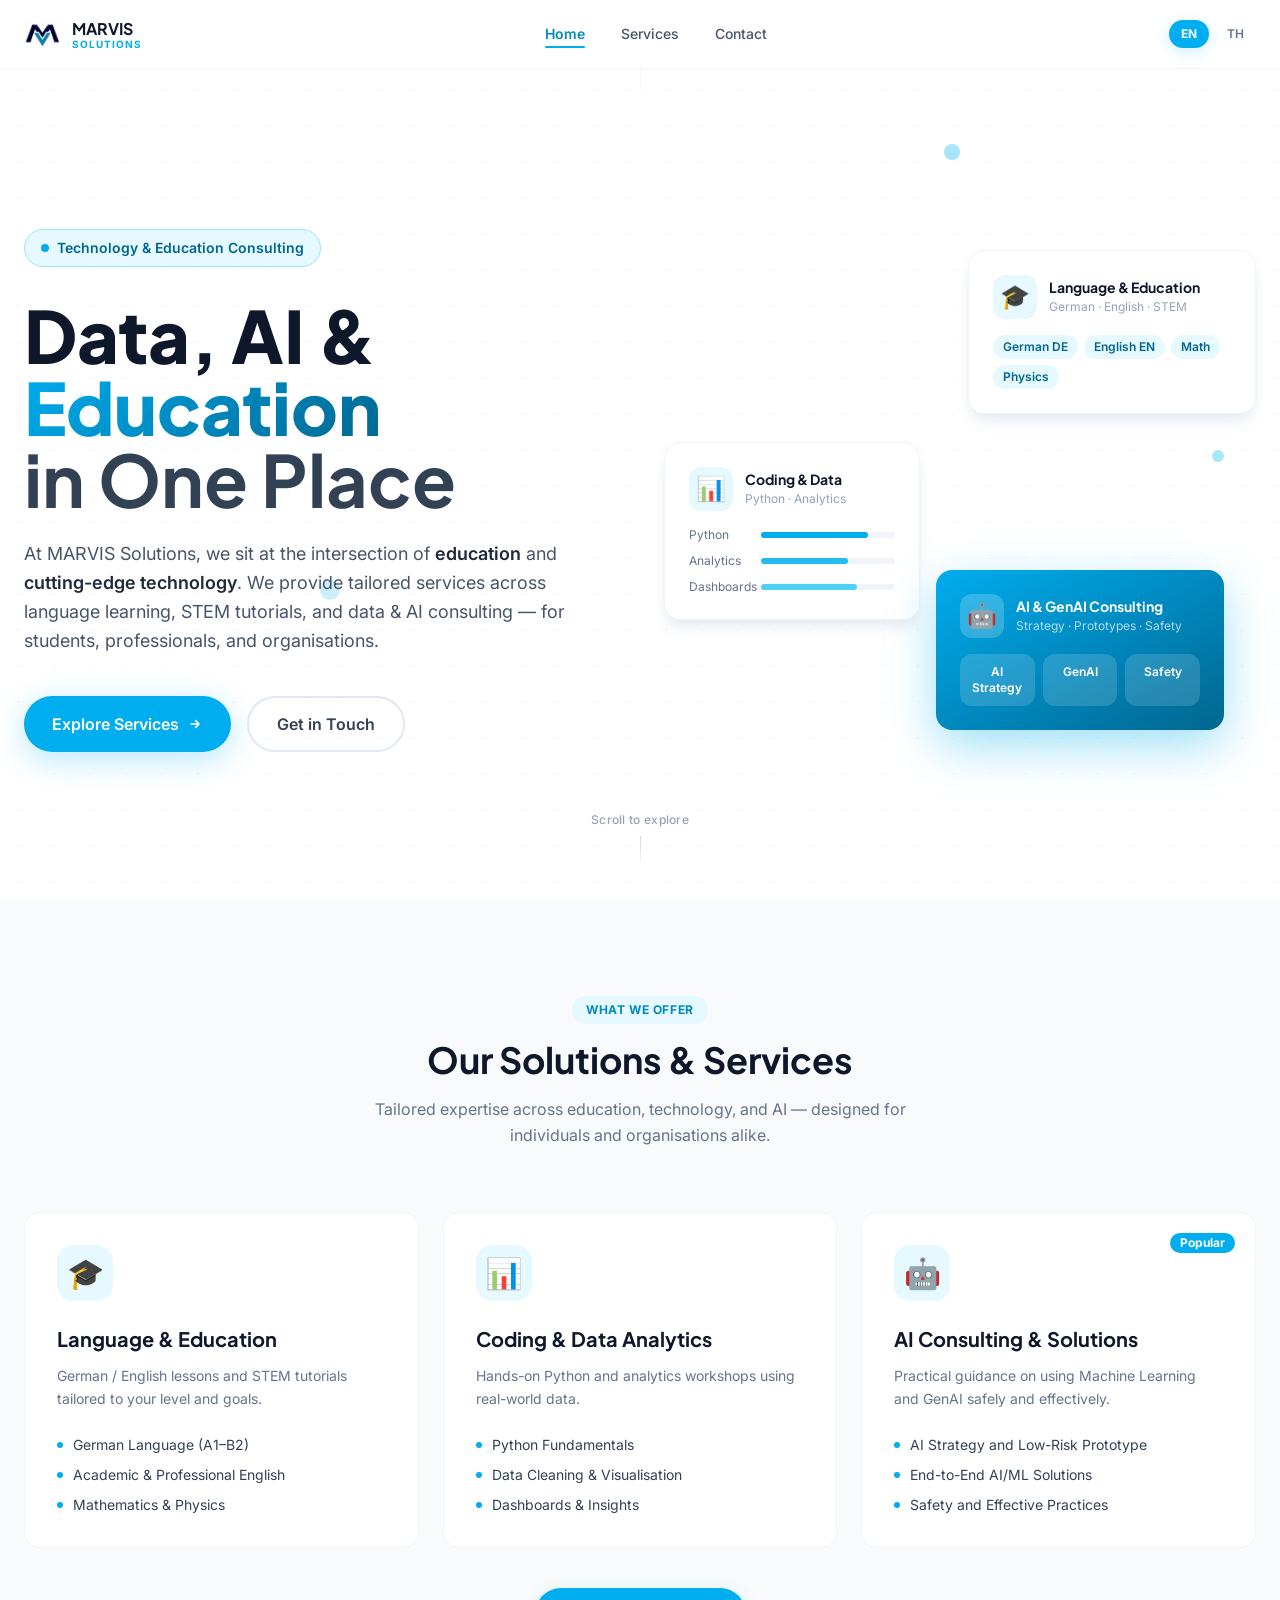
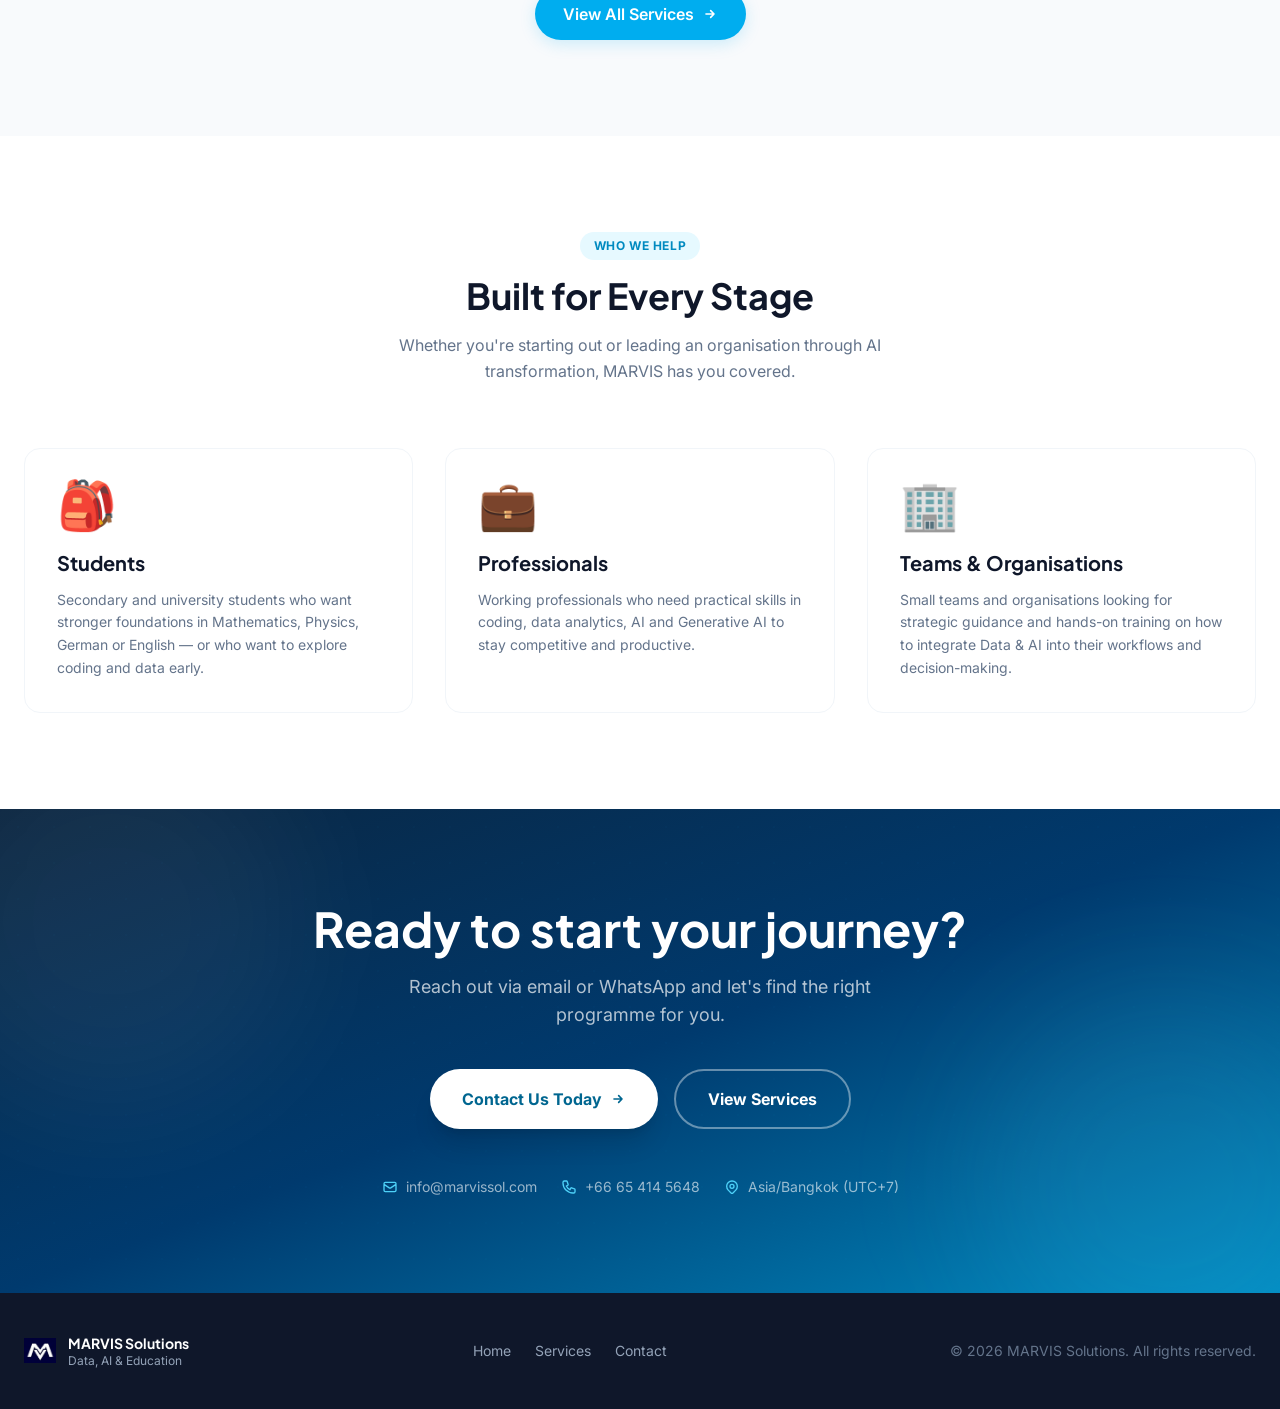
<file: index.html>
<!DOCTYPE html>
<html lang="en" class="scroll-smooth">
<head>
  <meta charset="UTF-8" />
  <meta name="viewport" content="width=device-width, initial-scale=1.0" />
  <title>MARVIS Solutions – Data &amp; AI Technology, Education &amp; Language Services</title>
  <meta name="description" content="MARVIS Solutions provides data analytics, AI consulting, language learning (German &amp; English), and STEM tutorials in mathematics and physics." />
  <link rel="preconnect" href="https://fonts.googleapis.com" />
  <link rel="preconnect" href="https://fonts.gstatic.com" crossorigin />
  <link href="https://fonts.googleapis.com/css2?family=Inter:wght@300;400;500;600;700&family=Plus+Jakarta+Sans:wght@600;700;800&display=swap" rel="stylesheet" />
  <link rel="stylesheet" href="assets/css/tailwind.css" />
</head>
<body class="bg-white text-slate-900 font-sans antialiased">

  <!-- ============================================================
       NAVBAR
  ============================================================ -->
  <header id="navbar" class="fixed top-0 left-0 right-0 z-50 bg-white/90 backdrop-blur-md border-b border-slate-100 transition-shadow duration-300">
    <nav class="max-w-7xl mx-auto px-6 py-4 flex items-center justify-between gap-6">

      <!-- Brand -->
      <a href="index.html" class="flex items-center gap-3 shrink-0">
        <img src="assets/img/mv-logo.png" alt="MARVIS Logo" class="h-9 w-9 object-contain" />
        <div>
          <div class="font-display font-bold text-slate-900 leading-tight">MARVIS</div>
          <div class="text-[10px] font-bold text-capri-500 uppercase tracking-widest leading-none">Solutions</div>
        </div>
      </a>

      <!-- Nav links -->
      <div class="hidden md:flex items-center gap-1">
        <a href="index.html" class="relative px-4 py-2 text-sm font-semibold text-capri-600 group">
          Home
          <span class="absolute bottom-1 left-4 right-4 h-0.5 bg-capri-500 rounded-full"></span>
        </a>
        <a href="services.html" class="relative px-4 py-2 text-sm font-medium text-slate-600 hover:text-capri-600 transition-colors group">
          Services
          <span class="absolute bottom-1 left-4 right-4 h-0.5 bg-capri-500 rounded-full scale-x-0 group-hover:scale-x-100 transition-transform origin-left duration-200"></span>
        </a>
        <a href="contact.html" class="relative px-4 py-2 text-sm font-medium text-slate-600 hover:text-capri-600 transition-colors group">
          Contact
          <span class="absolute bottom-1 left-4 right-4 h-0.5 bg-capri-500 rounded-full scale-x-0 group-hover:scale-x-100 transition-transform origin-left duration-200"></span>
        </a>
      </div>

      <!-- Language switch -->
      <div class="flex items-center gap-1.5 shrink-0">
        <a href="index.html" class="px-3 py-1.5 rounded-full text-xs font-bold bg-capri-500 text-white shadow-capri-sm">EN</a>
        <a href="th/index.html" class="px-3 py-1.5 rounded-full text-xs font-semibold text-slate-500 hover:bg-slate-100 transition-colors">TH</a>
      </div>
    </nav>
  </header>

  <main>
    <!-- ============================================================
         HERO
    ============================================================ -->
    <section class="relative min-h-screen flex items-center overflow-hidden bg-white pt-20">

      <!-- Background decorations -->
      <div class="absolute inset-0 pointer-events-none overflow-hidden">
        <div class="absolute -top-40 -right-40 w-[700px] h-[700px] bg-capri-500/8 rounded-full blur-3xl"></div>
        <div class="absolute -bottom-40 -left-20 w-[500px] h-[500px] bg-capri-400/6 rounded-full blur-3xl"></div>
        <div class="absolute inset-0 dot-grid opacity-70"></div>
        <!-- Floating dots -->
        <div class="absolute top-36 right-1/4 w-4 h-4 bg-capri-400/40 rounded-full animate-float"></div>
        <div class="absolute top-1/2 right-14 w-3 h-3 bg-capri-300/50 rounded-full animate-float-delayed"></div>
        <div class="absolute bottom-1/3 left-1/4 w-5 h-5 bg-capri-500/20 rounded-full animate-float-slow"></div>
        <div class="absolute top-0 left-1/2 w-px h-24 bg-gradient-to-b from-capri-400/40 to-transparent"></div>
      </div>

      <div class="relative max-w-7xl mx-auto px-6 py-16 lg:py-24 grid lg:grid-cols-2 gap-12 lg:gap-16 items-center w-full">

        <!-- Left: text -->
        <div class="max-w-xl">
          <div class="inline-flex items-center gap-2 px-4 py-2 rounded-full bg-capri-50 border border-capri-200 text-capri-700 text-sm font-semibold mb-8">
            <span class="w-2 h-2 rounded-full bg-capri-500 animate-pulse"></span>
            Technology &amp; Education Consulting
          </div>

          <h1 class="font-display text-5xl lg:text-6xl xl:text-7xl font-extrabold text-slate-900 leading-[1.05] mb-6">
            Data, AI &amp;<br />
            <span class="text-gradient-capri">Education</span><br />
            <span class="font-bold text-slate-700">in One Place</span>
          </h1>

          <p class="text-slate-600 text-lg leading-relaxed mb-10">
            At MARVIS Solutions, we sit at the intersection of
            <strong class="text-slate-800 font-semibold">education</strong> and
            <strong class="text-slate-800 font-semibold">cutting-edge technology</strong>.
            We provide tailored services across language learning, STEM tutorials,
            and data &amp; AI consulting — for students, professionals, and organisations.
          </p>

          <div class="flex flex-wrap gap-4">
            <a href="services.html"
               class="inline-flex items-center gap-2 px-7 py-3.5 bg-capri-500 hover:bg-capri-600 text-white font-semibold rounded-full shadow-capri hover:shadow-capri-lg transition-all duration-300 hover:-translate-y-0.5">
              Explore Services
              <svg class="w-4 h-4" fill="none" stroke="currentColor" viewBox="0 0 24 24">
                <path stroke-linecap="round" stroke-linejoin="round" stroke-width="2.5" d="M13 7l5 5m0 0l-5 5m5-5H6"/>
              </svg>
            </a>
            <a href="contact.html"
               class="inline-flex items-center gap-2 px-7 py-3.5 border-2 border-slate-200 hover:border-capri-400 text-slate-700 hover:text-capri-600 font-semibold rounded-full transition-all duration-300 hover:-translate-y-0.5">
              Get in Touch
            </a>
          </div>
        </div>

        <!-- Right: floating service cards -->
        <div class="hidden lg:block relative h-[480px]">

          <!-- Card 1: Language & Education -->
          <div class="absolute top-0 right-0 w-72 bg-white rounded-2xl border border-slate-100 shadow-lg shadow-slate-200/80 p-6 animate-float">
            <div class="flex items-center gap-3 mb-4">
              <div class="w-11 h-11 rounded-xl bg-capri-50 flex items-center justify-center text-2xl shrink-0">🎓</div>
              <div>
                <p class="font-display font-bold text-slate-900 text-sm leading-tight">Language &amp; Education</p>
                <p class="text-slate-400 text-xs mt-0.5">German · English · STEM</p>
              </div>
            </div>
            <div class="flex flex-wrap gap-1.5">
              <span class="px-2.5 py-1 bg-capri-50 text-capri-700 text-xs font-semibold rounded-full">German DE</span>
              <span class="px-2.5 py-1 bg-capri-50 text-capri-700 text-xs font-semibold rounded-full">English EN</span>
              <span class="px-2.5 py-1 bg-capri-50 text-capri-700 text-xs font-semibold rounded-full">Math</span>
              <span class="px-2.5 py-1 bg-capri-50 text-capri-700 text-xs font-semibold rounded-full">Physics</span>
            </div>
          </div>

          <!-- Card 2: Data Analytics -->
          <div class="absolute top-[40%] -left-2 w-64 bg-white rounded-2xl border border-slate-100 shadow-lg shadow-slate-200/80 p-6 animate-float-delayed">
            <div class="flex items-center gap-3 mb-4">
              <div class="w-11 h-11 rounded-xl bg-capri-50 flex items-center justify-center text-2xl shrink-0">📊</div>
              <div>
                <p class="font-display font-bold text-slate-900 text-sm leading-tight">Coding &amp; Data</p>
                <p class="text-slate-400 text-xs mt-0.5">Python · Analytics</p>
              </div>
            </div>
            <div class="space-y-2.5">
              <div class="flex items-center gap-2">
                <span class="text-xs text-slate-500 w-16 shrink-0">Python</span>
                <div class="flex-1 bg-slate-100 rounded-full h-1.5">
                  <div class="bg-capri-500 h-1.5 rounded-full" style="width:80%"></div>
                </div>
              </div>
              <div class="flex items-center gap-2">
                <span class="text-xs text-slate-500 w-16 shrink-0">Analytics</span>
                <div class="flex-1 bg-slate-100 rounded-full h-1.5">
                  <div class="bg-capri-400 h-1.5 rounded-full" style="width:65%"></div>
                </div>
              </div>
              <div class="flex items-center gap-2">
                <span class="text-xs text-slate-500 w-16 shrink-0">Dashboards</span>
                <div class="flex-1 bg-slate-100 rounded-full h-1.5">
                  <div class="bg-capri-300 h-1.5 rounded-full" style="width:72%"></div>
                </div>
              </div>
            </div>
          </div>

          <!-- Card 3: AI Consulting (highlighted) -->
          <div class="absolute bottom-0 right-8 w-72 bg-gradient-to-br from-capri-500 to-capri-700 rounded-2xl shadow-capri-lg p-6 animate-float-slow">
            <div class="flex items-center gap-3 mb-4">
              <div class="w-11 h-11 rounded-xl bg-white/20 flex items-center justify-center text-2xl shrink-0">🤖</div>
              <div>
                <p class="font-display font-bold text-white text-sm leading-tight">AI &amp; GenAI Consulting</p>
                <p class="text-white/70 text-xs mt-0.5">Strategy · Prototypes · Safety</p>
              </div>
            </div>
            <div class="flex gap-2">
              <div class="flex-1 bg-white/15 rounded-xl p-2.5 text-center">
                <p class="text-white text-xs font-semibold">AI Strategy</p>
              </div>
              <div class="flex-1 bg-white/15 rounded-xl p-2.5 text-center">
                <p class="text-white text-xs font-semibold">GenAI</p>
              </div>
              <div class="flex-1 bg-white/15 rounded-xl p-2.5 text-center">
                <p class="text-white text-xs font-semibold">Safety</p>
              </div>
            </div>
          </div>
        </div>
      </div>

      <!-- Scroll indicator -->
      <div class="absolute bottom-8 left-1/2 -translate-x-1/2 flex flex-col items-center gap-2">
        <span class="text-slate-400 text-xs font-medium tracking-wide">Scroll to explore</span>
        <div class="w-px h-8 bg-gradient-to-b from-slate-300 to-transparent"></div>
      </div>
    </section>

    <!-- ============================================================
         SERVICES
    ============================================================ -->
    <section class="py-24 bg-slate-50" id="services">
      <div class="max-w-7xl mx-auto px-6">

        <div class="text-center mb-16 reveal">
          <span class="inline-block px-3.5 py-1.5 bg-capri-50 text-capri-600 text-xs font-bold uppercase tracking-wider rounded-full mb-4">What We Offer</span>
          <h2 class="font-display text-4xl font-bold text-slate-900 mb-4">Our Solutions &amp; Services</h2>
          <p class="text-slate-500 max-w-xl mx-auto leading-relaxed">Tailored expertise across education, technology, and AI — designed for individuals and organisations alike.</p>
        </div>

        <!-- Cards -->
        <div class="grid md:grid-cols-3 gap-6 solutions-cards">

          <article class="solution-card group bg-white rounded-2xl border border-slate-100 p-8 hover:border-capri-200 hover:shadow-xl hover:shadow-capri-500/8 transition-all duration-300 hover:-translate-y-1 reveal">
            <div class="w-14 h-14 rounded-2xl bg-capri-50 group-hover:bg-capri-100 flex items-center justify-center text-3xl mb-6 transition-colors">🎓</div>
            <h3 class="font-display font-bold text-xl text-slate-900 mb-3">Language &amp; Education</h3>
            <p class="text-slate-500 text-sm leading-relaxed mb-6">German / English lessons and STEM tutorials tailored to your level and goals.</p>
            <ul class="space-y-2.5">
              <li class="flex items-center gap-2.5 text-sm text-slate-700">
                <span class="w-1.5 h-1.5 rounded-full bg-capri-500 shrink-0"></span>German Language (A1–B2)
              </li>
              <li class="flex items-center gap-2.5 text-sm text-slate-700">
                <span class="w-1.5 h-1.5 rounded-full bg-capri-500 shrink-0"></span>Academic &amp; Professional English
              </li>
              <li class="flex items-center gap-2.5 text-sm text-slate-700">
                <span class="w-1.5 h-1.5 rounded-full bg-capri-500 shrink-0"></span>Mathematics &amp; Physics
              </li>
            </ul>
          </article>

          <article class="solution-card group bg-white rounded-2xl border border-slate-100 p-8 hover:border-capri-200 hover:shadow-xl hover:shadow-capri-500/8 transition-all duration-300 hover:-translate-y-1 reveal reveal-delay-1">
            <div class="w-14 h-14 rounded-2xl bg-capri-50 group-hover:bg-capri-100 flex items-center justify-center text-3xl mb-6 transition-colors">📊</div>
            <h3 class="font-display font-bold text-xl text-slate-900 mb-3">Coding &amp; Data Analytics</h3>
            <p class="text-slate-500 text-sm leading-relaxed mb-6">Hands-on Python and analytics workshops using real-world data.</p>
            <ul class="space-y-2.5">
              <li class="flex items-center gap-2.5 text-sm text-slate-700">
                <span class="w-1.5 h-1.5 rounded-full bg-capri-500 shrink-0"></span>Python Fundamentals
              </li>
              <li class="flex items-center gap-2.5 text-sm text-slate-700">
                <span class="w-1.5 h-1.5 rounded-full bg-capri-500 shrink-0"></span>Data Cleaning &amp; Visualisation
              </li>
              <li class="flex items-center gap-2.5 text-sm text-slate-700">
                <span class="w-1.5 h-1.5 rounded-full bg-capri-500 shrink-0"></span>Dashboards &amp; Insights
              </li>
            </ul>
          </article>

          <article class="solution-card group relative bg-white rounded-2xl border border-slate-100 p-8 hover:border-capri-200 hover:shadow-xl hover:shadow-capri-500/8 transition-all duration-300 hover:-translate-y-1 reveal reveal-delay-2">
            <span class="absolute top-5 right-5 px-2.5 py-0.5 bg-capri-500 text-white text-xs font-bold rounded-full">Popular</span>
            <div class="w-14 h-14 rounded-2xl bg-capri-50 group-hover:bg-capri-100 flex items-center justify-center text-3xl mb-6 transition-colors">🤖</div>
            <h3 class="font-display font-bold text-xl text-slate-900 mb-3">AI Consulting &amp; Solutions</h3>
            <p class="text-slate-500 text-sm leading-relaxed mb-6">Practical guidance on using Machine Learning and GenAI safely and effectively.</p>
            <ul class="space-y-2.5">
              <li class="flex items-center gap-2.5 text-sm text-slate-700">
                <span class="w-1.5 h-1.5 rounded-full bg-capri-500 shrink-0"></span>AI Strategy and Low-Risk Prototype
              </li>
              <li class="flex items-center gap-2.5 text-sm text-slate-700">
                <span class="w-1.5 h-1.5 rounded-full bg-capri-500 shrink-0"></span>End-to-End AI/ML Solutions
              </li>
              <li class="flex items-center gap-2.5 text-sm text-slate-700">
                <span class="w-1.5 h-1.5 rounded-full bg-capri-500 shrink-0"></span>Safety and Effective Practices
              </li>
            </ul>
          </article>
        </div>

        <div class="text-center mt-10 reveal">
          <a href="services.html"
             class="inline-flex items-center gap-2 px-7 py-3.5 bg-capri-500 hover:bg-capri-600 text-white font-semibold rounded-full shadow-capri-sm hover:shadow-capri transition-all duration-300 hover:-translate-y-0.5">
            View All Services
            <svg class="w-4 h-4" fill="none" stroke="currentColor" viewBox="0 0 24 24">
              <path stroke-linecap="round" stroke-linejoin="round" stroke-width="2.5" d="M13 7l5 5m0 0l-5 5m5-5H6"/>
            </svg>
          </a>
        </div>
      </div>
    </section>

    <!-- ============================================================
         WHO WE HELP
    ============================================================ -->
    <section class="py-24 bg-white">
      <div class="max-w-7xl mx-auto px-6">

        <div class="text-center mb-16 reveal">
          <span class="inline-block px-3.5 py-1.5 bg-capri-50 text-capri-600 text-xs font-bold uppercase tracking-wider rounded-full mb-4">Who We Help</span>
          <h2 class="font-display text-4xl font-bold text-slate-900 mb-4">Built for Every Stage</h2>
          <p class="text-slate-500 max-w-xl mx-auto leading-relaxed">Whether you're starting out or leading an organisation through AI transformation, MARVIS has you covered.</p>
        </div>

        <div class="grid md:grid-cols-3 gap-8">

          <article class="relative bg-white border border-slate-100 rounded-2xl p-8 overflow-hidden hover:shadow-lg hover:shadow-slate-200/60 transition-all duration-300 hover:-translate-y-1 group reveal">
            <div class="absolute top-0 left-0 right-0 h-1 bg-gradient-to-r from-capri-400 to-capri-600 opacity-0 group-hover:opacity-100 transition-opacity duration-300 rounded-t-2xl"></div>
            <div class="text-5xl mb-5">🎒</div>
            <h3 class="font-display font-bold text-xl text-slate-900 mb-3">Students</h3>
            <p class="text-slate-500 text-sm leading-relaxed">Secondary and university students who want stronger foundations in Mathematics, Physics, German or English — or who want to explore coding and data early.</p>
          </article>

          <article class="relative bg-white border border-slate-100 rounded-2xl p-8 overflow-hidden hover:shadow-lg hover:shadow-slate-200/60 transition-all duration-300 hover:-translate-y-1 group reveal reveal-delay-1">
            <div class="absolute top-0 left-0 right-0 h-1 bg-gradient-to-r from-capri-400 to-capri-600 opacity-0 group-hover:opacity-100 transition-opacity duration-300 rounded-t-2xl"></div>
            <div class="text-5xl mb-5">💼</div>
            <h3 class="font-display font-bold text-xl text-slate-900 mb-3">Professionals</h3>
            <p class="text-slate-500 text-sm leading-relaxed">Working professionals who need practical skills in coding, data analytics, AI and Generative AI to stay competitive and productive.</p>
          </article>

          <article class="relative bg-white border border-slate-100 rounded-2xl p-8 overflow-hidden hover:shadow-lg hover:shadow-slate-200/60 transition-all duration-300 hover:-translate-y-1 group reveal reveal-delay-2">
            <div class="absolute top-0 left-0 right-0 h-1 bg-gradient-to-r from-capri-400 to-capri-600 opacity-0 group-hover:opacity-100 transition-opacity duration-300 rounded-t-2xl"></div>
            <div class="text-5xl mb-5">🏢</div>
            <h3 class="font-display font-bold text-xl text-slate-900 mb-3">Teams &amp; Organisations</h3>
            <p class="text-slate-500 text-sm leading-relaxed">Small teams and organisations looking for strategic guidance and hands-on training on how to integrate Data &amp; AI into their workflows and decision-making.</p>
          </article>
        </div>
      </div>
    </section>

    <!-- ============================================================
         CTA
    ============================================================ -->
    <section class="py-24 relative overflow-hidden bg-gradient-to-br from-[#0a2540] via-[#003a6e] to-capri-600">
      <div class="absolute inset-0 pointer-events-none overflow-hidden">
        <div class="absolute -top-20 -left-20 w-96 h-96 bg-white/5 rounded-full blur-3xl"></div>
        <div class="absolute -bottom-20 -right-20 w-96 h-96 bg-capri-300/10 rounded-full blur-3xl"></div>
        <div class="absolute inset-0 dot-grid opacity-20"></div>
      </div>

      <div class="relative max-w-4xl mx-auto px-6 text-center text-white reveal">
        <h2 class="font-display text-4xl lg:text-5xl font-bold mb-5">Ready to start your journey?</h2>
        <p class="text-white/70 text-lg mb-10 max-w-lg mx-auto">Reach out via email or WhatsApp and let's find the right programme for you.</p>

        <div class="flex flex-wrap gap-4 justify-center mb-12">
          <a href="contact.html"
             class="inline-flex items-center gap-2 px-8 py-4 bg-white text-capri-700 font-bold rounded-full hover:bg-capri-50 transition-all duration-300 shadow-xl hover:-translate-y-0.5">
            Contact Us Today
            <svg class="w-4 h-4" fill="none" stroke="currentColor" viewBox="0 0 24 24">
              <path stroke-linecap="round" stroke-linejoin="round" stroke-width="2.5" d="M13 7l5 5m0 0l-5 5m5-5H6"/>
            </svg>
          </a>
          <a href="services.html"
             class="inline-flex items-center gap-2 px-8 py-4 border-2 border-white/40 hover:border-white text-white font-bold rounded-full hover:bg-white/10 transition-all duration-300 hover:-translate-y-0.5">
            View Services
          </a>
        </div>

        <!-- Contact details -->
        <div class="flex flex-wrap gap-6 justify-center text-white/60 text-sm">
          <a href="mailto:info@marvissol.com" class="flex items-center gap-2 hover:text-white transition-colors">
            <svg class="w-4 h-4 text-capri-300 shrink-0" fill="none" stroke="currentColor" viewBox="0 0 24 24">
              <path stroke-linecap="round" stroke-linejoin="round" stroke-width="2" d="M3 8l7.89 5.26a2 2 0 002.22 0L21 8M5 19h14a2 2 0 002-2V7a2 2 0 00-2-2H5a2 2 0 00-2 2v10a2 2 0 002 2z"/>
            </svg>
            info@marvissol.com
          </a>
          <a href="https://wa.me/66654145648" target="_blank" rel="noopener" class="flex items-center gap-2 hover:text-white transition-colors">
            <svg class="w-4 h-4 text-capri-300 shrink-0" fill="none" stroke="currentColor" viewBox="0 0 24 24">
              <path stroke-linecap="round" stroke-linejoin="round" stroke-width="2" d="M3 5a2 2 0 012-2h3.28a1 1 0 01.948.684l1.498 4.493a1 1 0 01-.502 1.21l-2.257 1.13a11.042 11.042 0 005.516 5.516l1.13-2.257a1 1 0 011.21-.502l4.493 1.498a1 1 0 01.684.948V19a2 2 0 01-2 2h-1C9.716 21 3 14.284 3 6V5z"/>
            </svg>
            +66 65 414 5648
          </a>
          <div class="flex items-center gap-2">
            <svg class="w-4 h-4 text-capri-300 shrink-0" fill="none" stroke="currentColor" viewBox="0 0 24 24">
              <path stroke-linecap="round" stroke-linejoin="round" stroke-width="2" d="M17.657 16.657L13.414 20.9a1.998 1.998 0 01-2.827 0l-4.244-4.243a8 8 0 1111.314 0z"/>
              <path stroke-linecap="round" stroke-linejoin="round" stroke-width="2" d="M15 11a3 3 0 11-6 0 3 3 0 016 0z"/>
            </svg>
            Asia/Bangkok (UTC+7)
          </div>
        </div>
      </div>
    </section>
  </main>

  <!-- ============================================================
       FOOTER
  ============================================================ -->
  <footer class="bg-slate-900 py-10">
    <div class="max-w-7xl mx-auto px-6 flex flex-col md:flex-row items-center justify-between gap-6">
      <div class="flex items-center gap-3">
        <img src="assets/img/mv-logo-neg.png" alt="MARVIS Logo" class="h-8 w-8 object-contain" />
        <div>
          <div class="font-display font-bold text-white text-sm">MARVIS Solutions</div>
          <div class="text-slate-400 text-xs">Data, AI &amp; Education</div>
        </div>
      </div>
      <div class="flex items-center gap-6 text-sm text-slate-400">
        <a href="index.html" class="hover:text-white transition-colors">Home</a>
        <a href="services.html" class="hover:text-white transition-colors">Services</a>
        <a href="contact.html" class="hover:text-white transition-colors">Contact</a>
      </div>
      <p class="text-slate-500 text-sm">&copy; <span id="year"></span> MARVIS Solutions. All rights reserved.</p>
    </div>
  </footer>

  <script src="assets/js/main.js"></script>
</body>
</html>
</file>
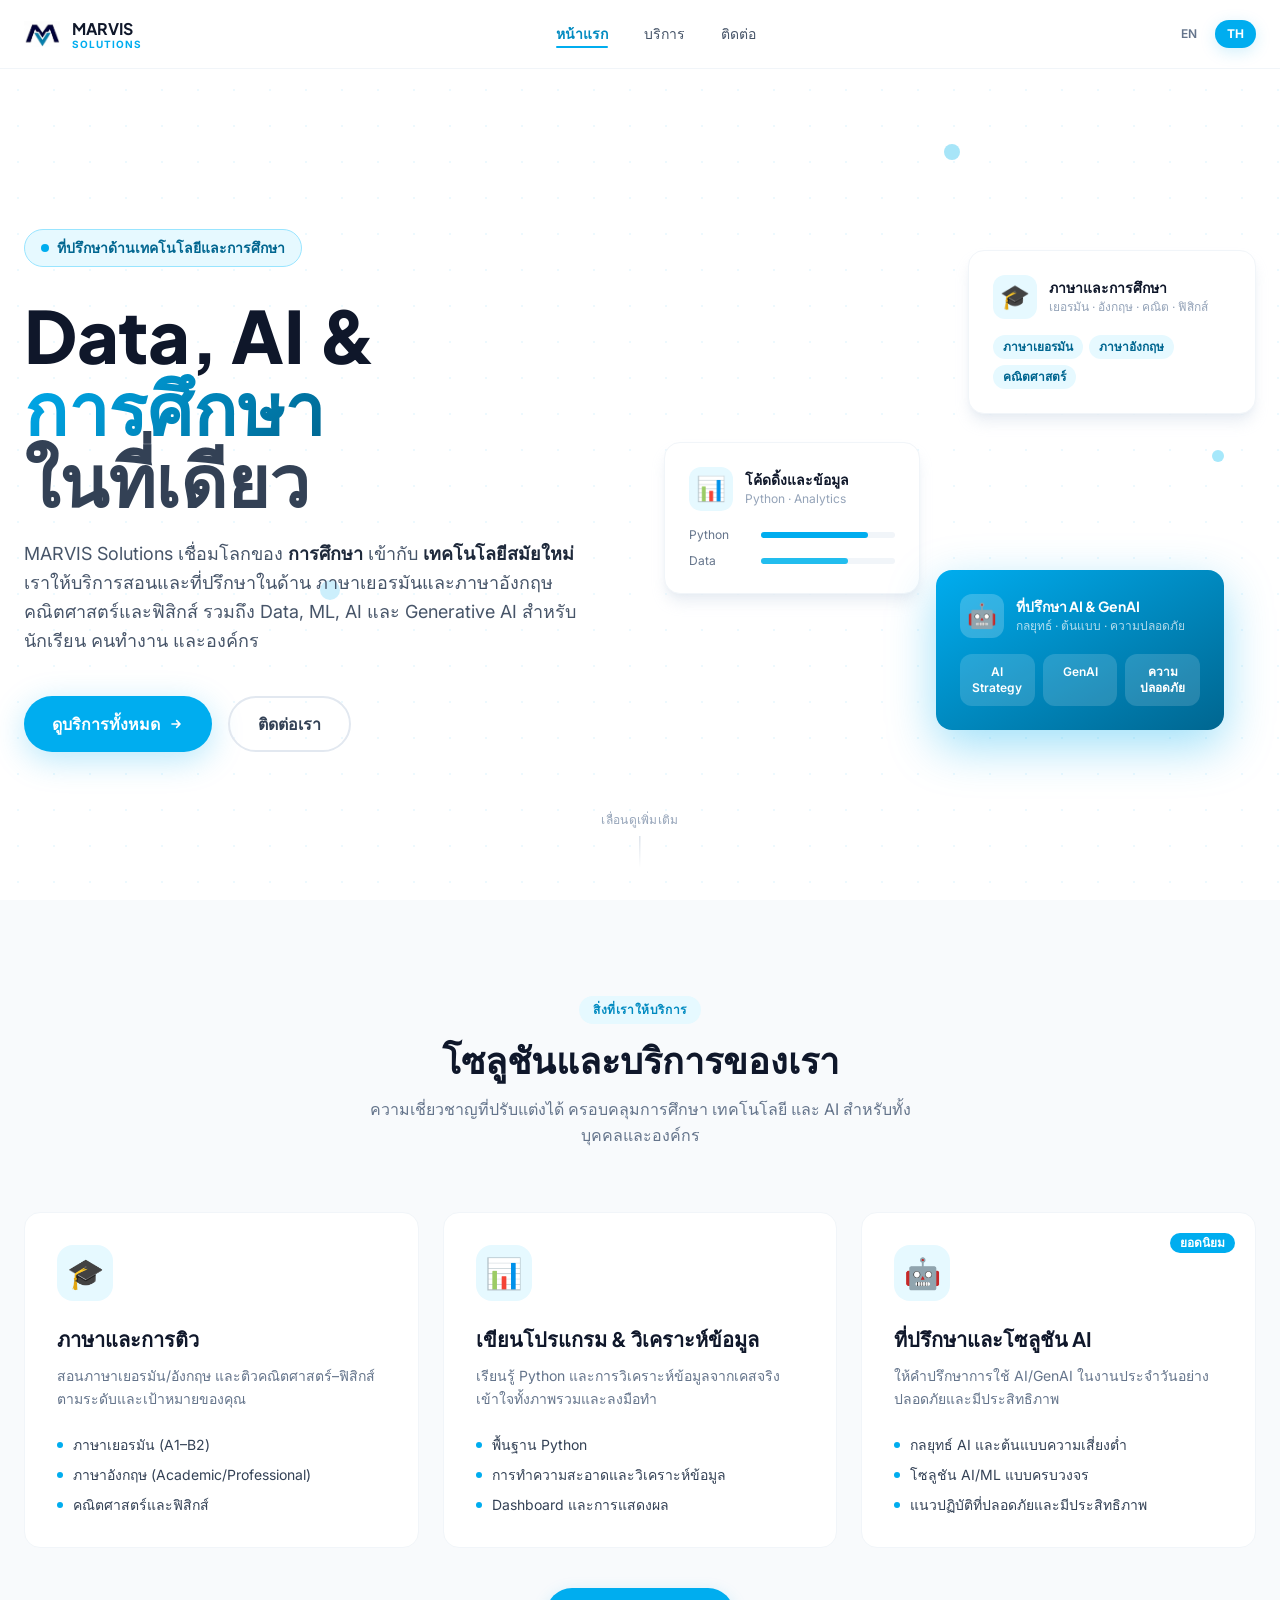
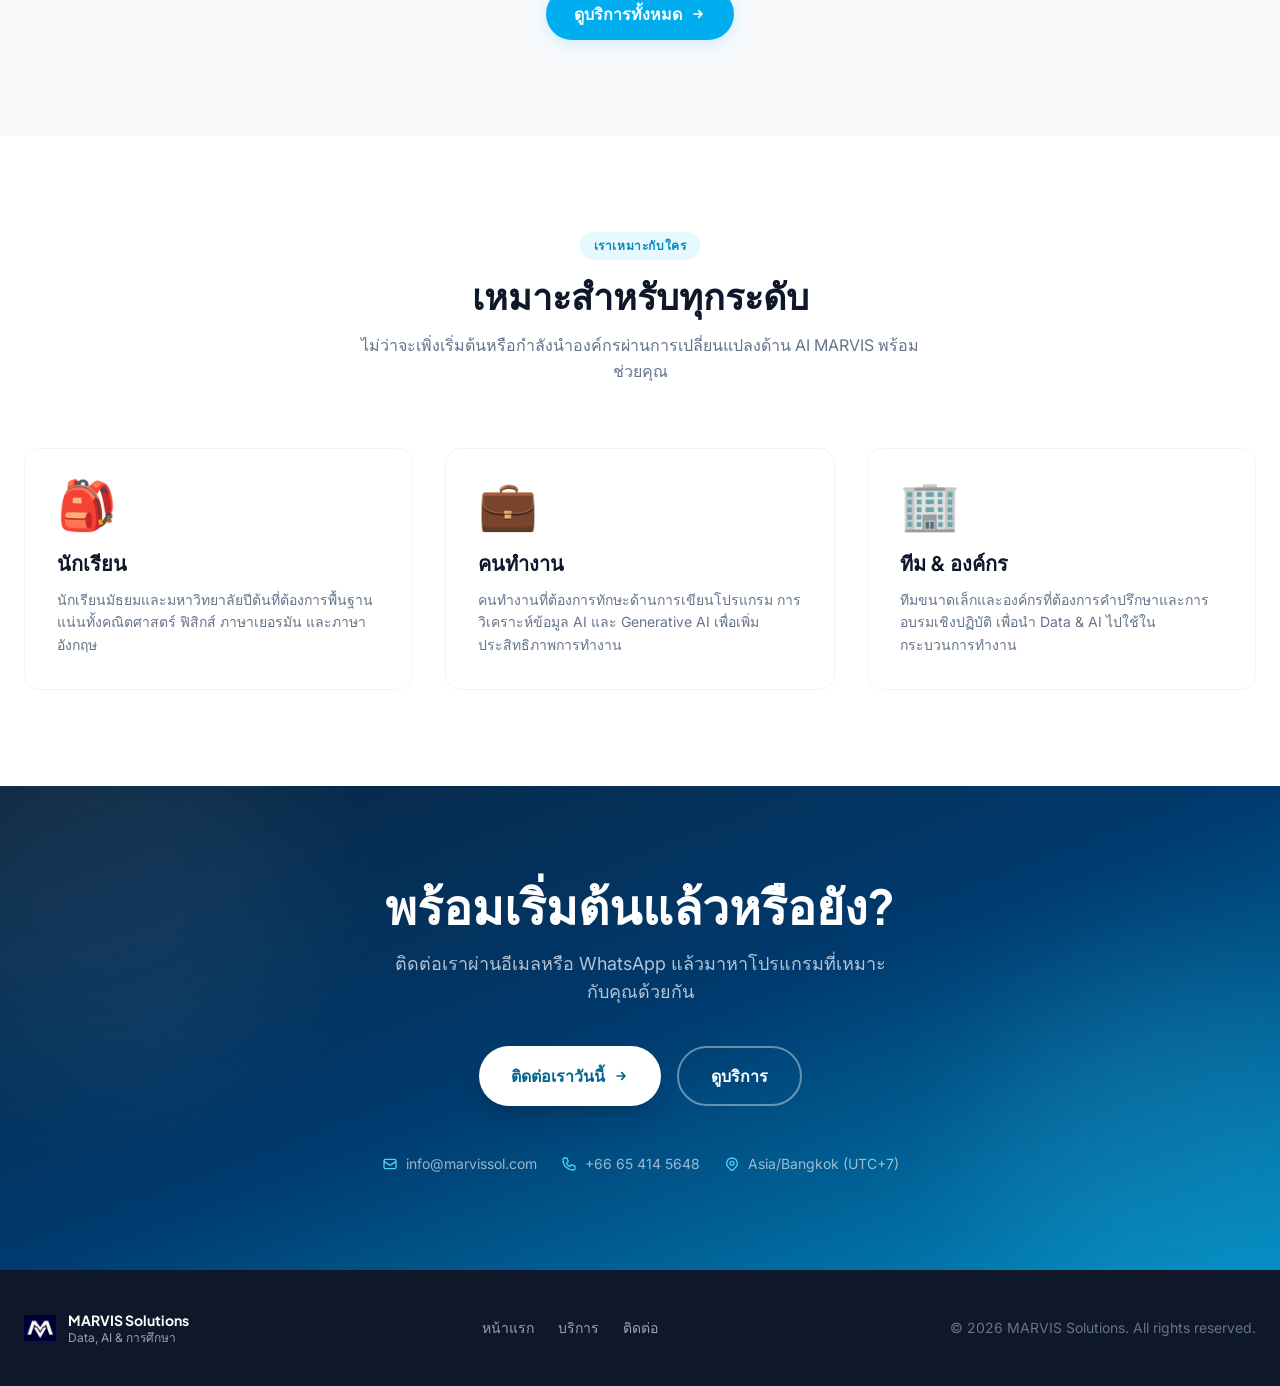
<file: th/index.html>
<!DOCTYPE html>
<html lang="th" class="scroll-smooth">
<head>
  <meta charset="UTF-8" />
  <meta name="viewport" content="width=device-width, initial-scale=1.0" />
  <title>MARVIS Solutions – การศึกษา Data &amp; AI (ภาษาไทย)</title>
  <meta name="description" content="MARVIS Solutions ให้บริการสอนภาษาเยอรมัน/อังกฤษ ติวคณิตศาสตร์ ฟิสิกส์ และที่ปรึกษา Data, AI และ Generative AI." />
  <link rel="preconnect" href="https://fonts.googleapis.com" />
  <link rel="preconnect" href="https://fonts.gstatic.com" crossorigin />
  <link href="https://fonts.googleapis.com/css2?family=Inter:wght@300;400;500;600;700&family=Plus+Jakarta+Sans:wght@600;700;800&family=Sarabun:wght@300;400;500;600;700&display=swap" rel="stylesheet" />
  <link rel="stylesheet" href="../assets/css/tailwind.css" />
</head>
<body class="bg-white text-slate-900 font-sans antialiased">

  <!-- ============================================================
       NAVBAR
  ============================================================ -->
  <header id="navbar" class="fixed top-0 left-0 right-0 z-50 bg-white/90 backdrop-blur-md border-b border-slate-100 transition-shadow duration-300">
    <nav class="max-w-7xl mx-auto px-6 py-4 flex items-center justify-between gap-6">
      <a href="/th/index.html" class="flex items-center gap-3 shrink-0">
        <img src="../assets/img/mv-logo.png" alt="โลโก้ MARVIS" class="h-9 w-9 object-contain" />
        <div>
          <div class="font-display font-bold text-slate-900 leading-tight">MARVIS</div>
          <div class="text-[10px] font-bold text-capri-500 uppercase tracking-widest leading-none">Solutions</div>
        </div>
      </a>
      <div class="hidden md:flex items-center gap-1">
        <a href="/th/index.html" class="relative px-4 py-2 text-sm font-semibold text-capri-600 group">
          หน้าแรก
          <span class="absolute bottom-1 left-4 right-4 h-0.5 bg-capri-500 rounded-full"></span>
        </a>
        <a href="/th/services.html" class="relative px-4 py-2 text-sm font-medium text-slate-600 hover:text-capri-600 transition-colors group">
          บริการ
          <span class="absolute bottom-1 left-4 right-4 h-0.5 bg-capri-500 rounded-full scale-x-0 group-hover:scale-x-100 transition-transform origin-left duration-200"></span>
        </a>
        <a href="/th/contact.html" class="relative px-4 py-2 text-sm font-medium text-slate-600 hover:text-capri-600 transition-colors group">
          ติดต่อ
          <span class="absolute bottom-1 left-4 right-4 h-0.5 bg-capri-500 rounded-full scale-x-0 group-hover:scale-x-100 transition-transform origin-left duration-200"></span>
        </a>
      </div>
      <div class="flex items-center gap-1.5 shrink-0">
        <a href="/index.html" class="px-3 py-1.5 rounded-full text-xs font-semibold text-slate-500 hover:bg-slate-100 transition-colors">EN</a>
        <a href="#" class="px-3 py-1.5 rounded-full text-xs font-bold bg-capri-500 text-white shadow-capri-sm">TH</a>
      </div>
    </nav>
  </header>

  <main>
    <!-- ============================================================
         HERO
    ============================================================ -->
    <section class="relative min-h-screen flex items-center overflow-hidden bg-white pt-20">
      <div class="absolute inset-0 pointer-events-none overflow-hidden">
        <div class="absolute -top-40 -right-40 w-[700px] h-[700px] bg-capri-500/8 rounded-full blur-3xl"></div>
        <div class="absolute -bottom-40 -left-20 w-[500px] h-[500px] bg-capri-400/6 rounded-full blur-3xl"></div>
        <div class="absolute inset-0 dot-grid opacity-70"></div>
        <div class="absolute top-36 right-1/4 w-4 h-4 bg-capri-400/40 rounded-full animate-float"></div>
        <div class="absolute top-1/2 right-14 w-3 h-3 bg-capri-300/50 rounded-full animate-float-delayed"></div>
        <div class="absolute bottom-1/3 left-1/4 w-5 h-5 bg-capri-500/20 rounded-full animate-float-slow"></div>
      </div>

      <div class="relative max-w-7xl mx-auto px-6 py-16 lg:py-24 grid lg:grid-cols-2 gap-12 lg:gap-16 items-center w-full">
        <div class="max-w-xl">
          <div class="inline-flex items-center gap-2 px-4 py-2 rounded-full bg-capri-50 border border-capri-200 text-capri-700 text-sm font-semibold mb-8">
            <span class="w-2 h-2 rounded-full bg-capri-500 animate-pulse"></span>
            ที่ปรึกษาด้านเทคโนโลยีและการศึกษา
          </div>

          <h1 class="font-display text-5xl lg:text-6xl xl:text-7xl font-extrabold text-slate-900 leading-[1.05] mb-6">
            Data, AI &amp;<br />
            <span class="text-gradient-capri">การศึกษา</span><br />
            <span class="font-bold text-slate-700">ในที่เดียว</span>
          </h1>

          <p class="text-slate-600 text-lg leading-relaxed mb-10">
            MARVIS Solutions เชื่อมโลกของ
            <strong class="text-slate-800 font-semibold">การศึกษา</strong> เข้ากับ
            <strong class="text-slate-800 font-semibold">เทคโนโลยีสมัยใหม่</strong>
            เราให้บริการสอนและที่ปรึกษาในด้าน ภาษาเยอรมันและภาษาอังกฤษ คณิตศาสตร์และฟิสิกส์
            รวมถึง Data, ML, AI และ Generative AI สำหรับนักเรียน คนทำงาน และองค์กร
          </p>

          <div class="flex flex-wrap gap-4">
            <a href="/th/services.html"
               class="inline-flex items-center gap-2 px-7 py-3.5 bg-capri-500 hover:bg-capri-600 text-white font-semibold rounded-full shadow-capri hover:shadow-capri-lg transition-all duration-300 hover:-translate-y-0.5">
              ดูบริการทั้งหมด
              <svg class="w-4 h-4" fill="none" stroke="currentColor" viewBox="0 0 24 24">
                <path stroke-linecap="round" stroke-linejoin="round" stroke-width="2.5" d="M13 7l5 5m0 0l-5 5m5-5H6"/>
              </svg>
            </a>
            <a href="/th/contact.html"
               class="inline-flex items-center gap-2 px-7 py-3.5 border-2 border-slate-200 hover:border-capri-400 text-slate-700 hover:text-capri-600 font-semibold rounded-full transition-all duration-300 hover:-translate-y-0.5">
              ติดต่อเรา
            </a>
          </div>
        </div>

        <!-- Floating cards -->
        <div class="hidden lg:block relative h-[480px]">
          <div class="absolute top-0 right-0 w-72 bg-white rounded-2xl border border-slate-100 shadow-lg shadow-slate-200/80 p-6 animate-float">
            <div class="flex items-center gap-3 mb-4">
              <div class="w-11 h-11 rounded-xl bg-capri-50 flex items-center justify-center text-2xl shrink-0">🎓</div>
              <div>
                <p class="font-display font-bold text-slate-900 text-sm leading-tight">ภาษาและการศึกษา</p>
                <p class="text-slate-400 text-xs mt-0.5">เยอรมัน · อังกฤษ · คณิต · ฟิสิกส์</p>
              </div>
            </div>
            <div class="flex flex-wrap gap-1.5">
              <span class="px-2.5 py-1 bg-capri-50 text-capri-700 text-xs font-semibold rounded-full">ภาษาเยอรมัน</span>
              <span class="px-2.5 py-1 bg-capri-50 text-capri-700 text-xs font-semibold rounded-full">ภาษาอังกฤษ</span>
              <span class="px-2.5 py-1 bg-capri-50 text-capri-700 text-xs font-semibold rounded-full">คณิตศาสตร์</span>
            </div>
          </div>

          <div class="absolute top-[40%] -left-2 w-64 bg-white rounded-2xl border border-slate-100 shadow-lg shadow-slate-200/80 p-6 animate-float-delayed">
            <div class="flex items-center gap-3 mb-4">
              <div class="w-11 h-11 rounded-xl bg-capri-50 flex items-center justify-center text-2xl shrink-0">📊</div>
              <div>
                <p class="font-display font-bold text-slate-900 text-sm leading-tight">โค้ดดิ้งและข้อมูล</p>
                <p class="text-slate-400 text-xs mt-0.5">Python · Analytics</p>
              </div>
            </div>
            <div class="space-y-2.5">
              <div class="flex items-center gap-2">
                <span class="text-xs text-slate-500 w-16 shrink-0">Python</span>
                <div class="flex-1 bg-slate-100 rounded-full h-1.5">
                  <div class="bg-capri-500 h-1.5 rounded-full" style="width:80%"></div>
                </div>
              </div>
              <div class="flex items-center gap-2">
                <span class="text-xs text-slate-500 w-16 shrink-0">Data</span>
                <div class="flex-1 bg-slate-100 rounded-full h-1.5">
                  <div class="bg-capri-400 h-1.5 rounded-full" style="width:65%"></div>
                </div>
              </div>
            </div>
          </div>

          <div class="absolute bottom-0 right-8 w-72 bg-gradient-to-br from-capri-500 to-capri-700 rounded-2xl shadow-capri-lg p-6 animate-float-slow">
            <div class="flex items-center gap-3 mb-4">
              <div class="w-11 h-11 rounded-xl bg-white/20 flex items-center justify-center text-2xl shrink-0">🤖</div>
              <div>
                <p class="font-display font-bold text-white text-sm leading-tight">ที่ปรึกษา AI &amp; GenAI</p>
                <p class="text-white/70 text-xs mt-0.5">กลยุทธ์ · ต้นแบบ · ความปลอดภัย</p>
              </div>
            </div>
            <div class="flex gap-2">
              <div class="flex-1 bg-white/15 rounded-xl p-2.5 text-center">
                <p class="text-white text-xs font-semibold">AI Strategy</p>
              </div>
              <div class="flex-1 bg-white/15 rounded-xl p-2.5 text-center">
                <p class="text-white text-xs font-semibold">GenAI</p>
              </div>
              <div class="flex-1 bg-white/15 rounded-xl p-2.5 text-center">
                <p class="text-white text-xs font-semibold">ความปลอดภัย</p>
              </div>
            </div>
          </div>
        </div>
      </div>

      <div class="absolute bottom-8 left-1/2 -translate-x-1/2 flex flex-col items-center gap-2">
        <span class="text-slate-400 text-xs font-medium tracking-wide">เลื่อนดูเพิ่มเติม</span>
        <div class="w-px h-8 bg-gradient-to-b from-slate-300 to-transparent"></div>
      </div>
    </section>

    <!-- ============================================================
         SERVICES
    ============================================================ -->
    <section class="py-24 bg-slate-50" id="services">
      <div class="max-w-7xl mx-auto px-6">
        <div class="text-center mb-16 reveal">
          <span class="inline-block px-3.5 py-1.5 bg-capri-50 text-capri-600 text-xs font-bold uppercase tracking-wider rounded-full mb-4">สิ่งที่เราให้บริการ</span>
          <h2 class="font-display text-4xl font-bold text-slate-900 mb-4">โซลูชันและบริการของเรา</h2>
          <p class="text-slate-500 max-w-xl mx-auto leading-relaxed">ความเชี่ยวชาญที่ปรับแต่งได้ ครอบคลุมการศึกษา เทคโนโลยี และ AI สำหรับทั้งบุคคลและองค์กร</p>
        </div>

        <div class="grid md:grid-cols-3 gap-6 solutions-cards">
          <article class="solution-card group bg-white rounded-2xl border border-slate-100 p-8 hover:border-capri-200 hover:shadow-xl hover:shadow-capri-500/8 transition-all duration-300 hover:-translate-y-1 reveal">
            <div class="w-14 h-14 rounded-2xl bg-capri-50 group-hover:bg-capri-100 flex items-center justify-center text-3xl mb-6 transition-colors">🎓</div>
            <h3 class="font-display font-bold text-xl text-slate-900 mb-3">ภาษาและการติว</h3>
            <p class="text-slate-500 text-sm leading-relaxed mb-6">สอนภาษาเยอรมัน/อังกฤษ และติวคณิตศาสตร์–ฟิสิกส์ ตามระดับและเป้าหมายของคุณ</p>
            <ul class="space-y-2.5">
              <li class="flex items-center gap-2.5 text-sm text-slate-700">
                <span class="w-1.5 h-1.5 rounded-full bg-capri-500 shrink-0"></span>ภาษาเยอรมัน (A1–B2)
              </li>
              <li class="flex items-center gap-2.5 text-sm text-slate-700">
                <span class="w-1.5 h-1.5 rounded-full bg-capri-500 shrink-0"></span>ภาษาอังกฤษ (Academic/Professional)
              </li>
              <li class="flex items-center gap-2.5 text-sm text-slate-700">
                <span class="w-1.5 h-1.5 rounded-full bg-capri-500 shrink-0"></span>คณิตศาสตร์และฟิสิกส์
              </li>
            </ul>
          </article>

          <article class="solution-card group bg-white rounded-2xl border border-slate-100 p-8 hover:border-capri-200 hover:shadow-xl hover:shadow-capri-500/8 transition-all duration-300 hover:-translate-y-1 reveal reveal-delay-1">
            <div class="w-14 h-14 rounded-2xl bg-capri-50 group-hover:bg-capri-100 flex items-center justify-center text-3xl mb-6 transition-colors">📊</div>
            <h3 class="font-display font-bold text-xl text-slate-900 mb-3">เขียนโปรแกรม &amp; วิเคราะห์ข้อมูล</h3>
            <p class="text-slate-500 text-sm leading-relaxed mb-6">เรียนรู้ Python และการวิเคราะห์ข้อมูลจากเคสจริง เข้าใจทั้งภาพรวมและลงมือทำ</p>
            <ul class="space-y-2.5">
              <li class="flex items-center gap-2.5 text-sm text-slate-700">
                <span class="w-1.5 h-1.5 rounded-full bg-capri-500 shrink-0"></span>พื้นฐาน Python
              </li>
              <li class="flex items-center gap-2.5 text-sm text-slate-700">
                <span class="w-1.5 h-1.5 rounded-full bg-capri-500 shrink-0"></span>การทำความสะอาดและวิเคราะห์ข้อมูล
              </li>
              <li class="flex items-center gap-2.5 text-sm text-slate-700">
                <span class="w-1.5 h-1.5 rounded-full bg-capri-500 shrink-0"></span>Dashboard และการแสดงผล
              </li>
            </ul>
          </article>

          <article class="solution-card group relative bg-white rounded-2xl border border-slate-100 p-8 hover:border-capri-200 hover:shadow-xl hover:shadow-capri-500/8 transition-all duration-300 hover:-translate-y-1 reveal reveal-delay-2">
            <span class="absolute top-5 right-5 px-2.5 py-0.5 bg-capri-500 text-white text-xs font-bold rounded-full">ยอดนิยม</span>
            <div class="w-14 h-14 rounded-2xl bg-capri-50 group-hover:bg-capri-100 flex items-center justify-center text-3xl mb-6 transition-colors">🤖</div>
            <h3 class="font-display font-bold text-xl text-slate-900 mb-3">ที่ปรึกษาและโซลูชัน AI</h3>
            <p class="text-slate-500 text-sm leading-relaxed mb-6">ให้คำปรึกษาการใช้ AI/GenAI ในงานประจำวันอย่างปลอดภัยและมีประสิทธิภาพ</p>
            <ul class="space-y-2.5">
              <li class="flex items-center gap-2.5 text-sm text-slate-700">
                <span class="w-1.5 h-1.5 rounded-full bg-capri-500 shrink-0"></span>กลยุทธ์ AI และต้นแบบความเสี่ยงต่ำ
              </li>
              <li class="flex items-center gap-2.5 text-sm text-slate-700">
                <span class="w-1.5 h-1.5 rounded-full bg-capri-500 shrink-0"></span>โซลูชัน AI/ML แบบครบวงจร
              </li>
              <li class="flex items-center gap-2.5 text-sm text-slate-700">
                <span class="w-1.5 h-1.5 rounded-full bg-capri-500 shrink-0"></span>แนวปฏิบัติที่ปลอดภัยและมีประสิทธิภาพ
              </li>
            </ul>
          </article>
        </div>

        <div class="text-center mt-10 reveal">
          <a href="/th/services.html"
             class="inline-flex items-center gap-2 px-7 py-3.5 bg-capri-500 hover:bg-capri-600 text-white font-semibold rounded-full shadow-capri-sm hover:shadow-capri transition-all duration-300 hover:-translate-y-0.5">
            ดูบริการทั้งหมด
            <svg class="w-4 h-4" fill="none" stroke="currentColor" viewBox="0 0 24 24">
              <path stroke-linecap="round" stroke-linejoin="round" stroke-width="2.5" d="M13 7l5 5m0 0l-5 5m5-5H6"/>
            </svg>
          </a>
        </div>
      </div>
    </section>

    <!-- ============================================================
         WHO WE HELP
    ============================================================ -->
    <section class="py-24 bg-white">
      <div class="max-w-7xl mx-auto px-6">
        <div class="text-center mb-16 reveal">
          <span class="inline-block px-3.5 py-1.5 bg-capri-50 text-capri-600 text-xs font-bold uppercase tracking-wider rounded-full mb-4">เราเหมาะกับใคร</span>
          <h2 class="font-display text-4xl font-bold text-slate-900 mb-4">เหมาะสำหรับทุกระดับ</h2>
          <p class="text-slate-500 max-w-xl mx-auto leading-relaxed">ไม่ว่าจะเพิ่งเริ่มต้นหรือกำลังนำองค์กรผ่านการเปลี่ยนแปลงด้าน AI MARVIS พร้อมช่วยคุณ</p>
        </div>

        <div class="grid md:grid-cols-3 gap-8">
          <article class="relative bg-white border border-slate-100 rounded-2xl p-8 overflow-hidden hover:shadow-lg hover:shadow-slate-200/60 transition-all duration-300 hover:-translate-y-1 group reveal">
            <div class="absolute top-0 left-0 right-0 h-1 bg-gradient-to-r from-capri-400 to-capri-600 opacity-0 group-hover:opacity-100 transition-opacity duration-300 rounded-t-2xl"></div>
            <div class="text-5xl mb-5">🎒</div>
            <h3 class="font-display font-bold text-xl text-slate-900 mb-3">นักเรียน</h3>
            <p class="text-slate-500 text-sm leading-relaxed">นักเรียนมัธยมและมหาวิทยาลัยปีต้นที่ต้องการพื้นฐานแน่นทั้งคณิตศาสตร์ ฟิสิกส์ ภาษาเยอรมัน และภาษาอังกฤษ</p>
          </article>

          <article class="relative bg-white border border-slate-100 rounded-2xl p-8 overflow-hidden hover:shadow-lg hover:shadow-slate-200/60 transition-all duration-300 hover:-translate-y-1 group reveal reveal-delay-1">
            <div class="absolute top-0 left-0 right-0 h-1 bg-gradient-to-r from-capri-400 to-capri-600 opacity-0 group-hover:opacity-100 transition-opacity duration-300 rounded-t-2xl"></div>
            <div class="text-5xl mb-5">💼</div>
            <h3 class="font-display font-bold text-xl text-slate-900 mb-3">คนทำงาน</h3>
            <p class="text-slate-500 text-sm leading-relaxed">คนทำงานที่ต้องการทักษะด้านการเขียนโปรแกรม การวิเคราะห์ข้อมูล AI และ Generative AI เพื่อเพิ่มประสิทธิภาพการทำงาน</p>
          </article>

          <article class="relative bg-white border border-slate-100 rounded-2xl p-8 overflow-hidden hover:shadow-lg hover:shadow-slate-200/60 transition-all duration-300 hover:-translate-y-1 group reveal reveal-delay-2">
            <div class="absolute top-0 left-0 right-0 h-1 bg-gradient-to-r from-capri-400 to-capri-600 opacity-0 group-hover:opacity-100 transition-opacity duration-300 rounded-t-2xl"></div>
            <div class="text-5xl mb-5">🏢</div>
            <h3 class="font-display font-bold text-xl text-slate-900 mb-3">ทีม &amp; องค์กร</h3>
            <p class="text-slate-500 text-sm leading-relaxed">ทีมขนาดเล็กและองค์กรที่ต้องการคำปรึกษาและการอบรมเชิงปฏิบัติ เพื่อนำ Data &amp; AI ไปใช้ในกระบวนการทำงาน</p>
          </article>
        </div>
      </div>
    </section>

    <!-- ============================================================
         CTA
    ============================================================ -->
    <section class="py-24 relative overflow-hidden bg-gradient-to-br from-[#0a2540] via-[#003a6e] to-capri-600">
      <div class="absolute inset-0 pointer-events-none overflow-hidden">
        <div class="absolute -top-20 -left-20 w-96 h-96 bg-white/5 rounded-full blur-3xl"></div>
        <div class="absolute -bottom-20 -right-20 w-96 h-96 bg-capri-300/10 rounded-full blur-3xl"></div>
        <div class="absolute inset-0 dot-grid opacity-20"></div>
      </div>
      <div class="relative max-w-4xl mx-auto px-6 text-center text-white reveal">
        <h2 class="font-display text-4xl lg:text-5xl font-bold mb-5">พร้อมเริ่มต้นแล้วหรือยัง?</h2>
        <p class="text-white/70 text-lg mb-10 max-w-lg mx-auto">ติดต่อเราผ่านอีเมลหรือ WhatsApp แล้วมาหาโปรแกรมที่เหมาะกับคุณด้วยกัน</p>
        <div class="flex flex-wrap gap-4 justify-center mb-12">
          <a href="/th/contact.html"
             class="inline-flex items-center gap-2 px-8 py-4 bg-white text-capri-700 font-bold rounded-full hover:bg-capri-50 transition-all duration-300 shadow-xl hover:-translate-y-0.5">
            ติดต่อเราวันนี้
            <svg class="w-4 h-4" fill="none" stroke="currentColor" viewBox="0 0 24 24">
              <path stroke-linecap="round" stroke-linejoin="round" stroke-width="2.5" d="M13 7l5 5m0 0l-5 5m5-5H6"/>
            </svg>
          </a>
          <a href="/th/services.html"
             class="inline-flex items-center gap-2 px-8 py-4 border-2 border-white/40 hover:border-white text-white font-bold rounded-full hover:bg-white/10 transition-all duration-300 hover:-translate-y-0.5">
            ดูบริการ
          </a>
        </div>
        <div class="flex flex-wrap gap-6 justify-center text-white/60 text-sm">
          <a href="mailto:info@marvissol.com" class="flex items-center gap-2 hover:text-white transition-colors">
            <svg class="w-4 h-4 text-capri-300 shrink-0" fill="none" stroke="currentColor" viewBox="0 0 24 24">
              <path stroke-linecap="round" stroke-linejoin="round" stroke-width="2" d="M3 8l7.89 5.26a2 2 0 002.22 0L21 8M5 19h14a2 2 0 002-2V7a2 2 0 00-2-2H5a2 2 0 00-2 2v10a2 2 0 002 2z"/>
            </svg>
            info@marvissol.com
          </a>
          <a href="https://wa.me/66654145648" target="_blank" rel="noopener" class="flex items-center gap-2 hover:text-white transition-colors">
            <svg class="w-4 h-4 text-capri-300 shrink-0" fill="none" stroke="currentColor" viewBox="0 0 24 24">
              <path stroke-linecap="round" stroke-linejoin="round" stroke-width="2" d="M3 5a2 2 0 012-2h3.28a1 1 0 01.948.684l1.498 4.493a1 1 0 01-.502 1.21l-2.257 1.13a11.042 11.042 0 005.516 5.516l1.13-2.257a1 1 0 011.21-.502l4.493 1.498a1 1 0 01.684.948V19a2 2 0 01-2 2h-1C9.716 21 3 14.284 3 6V5z"/>
            </svg>
            +66 65 414 5648
          </a>
          <div class="flex items-center gap-2">
            <svg class="w-4 h-4 text-capri-300 shrink-0" fill="none" stroke="currentColor" viewBox="0 0 24 24">
              <path stroke-linecap="round" stroke-linejoin="round" stroke-width="2" d="M17.657 16.657L13.414 20.9a1.998 1.998 0 01-2.827 0l-4.244-4.243a8 8 0 1111.314 0z"/>
              <path stroke-linecap="round" stroke-linejoin="round" stroke-width="2" d="M15 11a3 3 0 11-6 0 3 3 0 016 0z"/>
            </svg>
            Asia/Bangkok (UTC+7)
          </div>
        </div>
      </div>
    </section>
  </main>

  <!-- ============================================================
       FOOTER
  ============================================================ -->
  <footer class="bg-slate-900 py-10">
    <div class="max-w-7xl mx-auto px-6 flex flex-col md:flex-row items-center justify-between gap-6">
      <div class="flex items-center gap-3">
        <img src="../assets/img/mv-logo-neg.png" alt="MARVIS Logo" class="h-8 w-8 object-contain" />
        <div>
          <div class="font-display font-bold text-white text-sm">MARVIS Solutions</div>
          <div class="text-slate-400 text-xs">Data, AI &amp; การศึกษา</div>
        </div>
      </div>
      <div class="flex items-center gap-6 text-sm text-slate-400">
        <a href="/th/index.html" class="hover:text-white transition-colors">หน้าแรก</a>
        <a href="/th/services.html" class="hover:text-white transition-colors">บริการ</a>
        <a href="/th/contact.html" class="hover:text-white transition-colors">ติดต่อ</a>
      </div>
      <p class="text-slate-500 text-sm">&copy; <span id="year"></span> MARVIS Solutions. All rights reserved.</p>
    </div>
  </footer>

  <script src="../assets/js/main.js"></script>
</body>
</html>
</file>
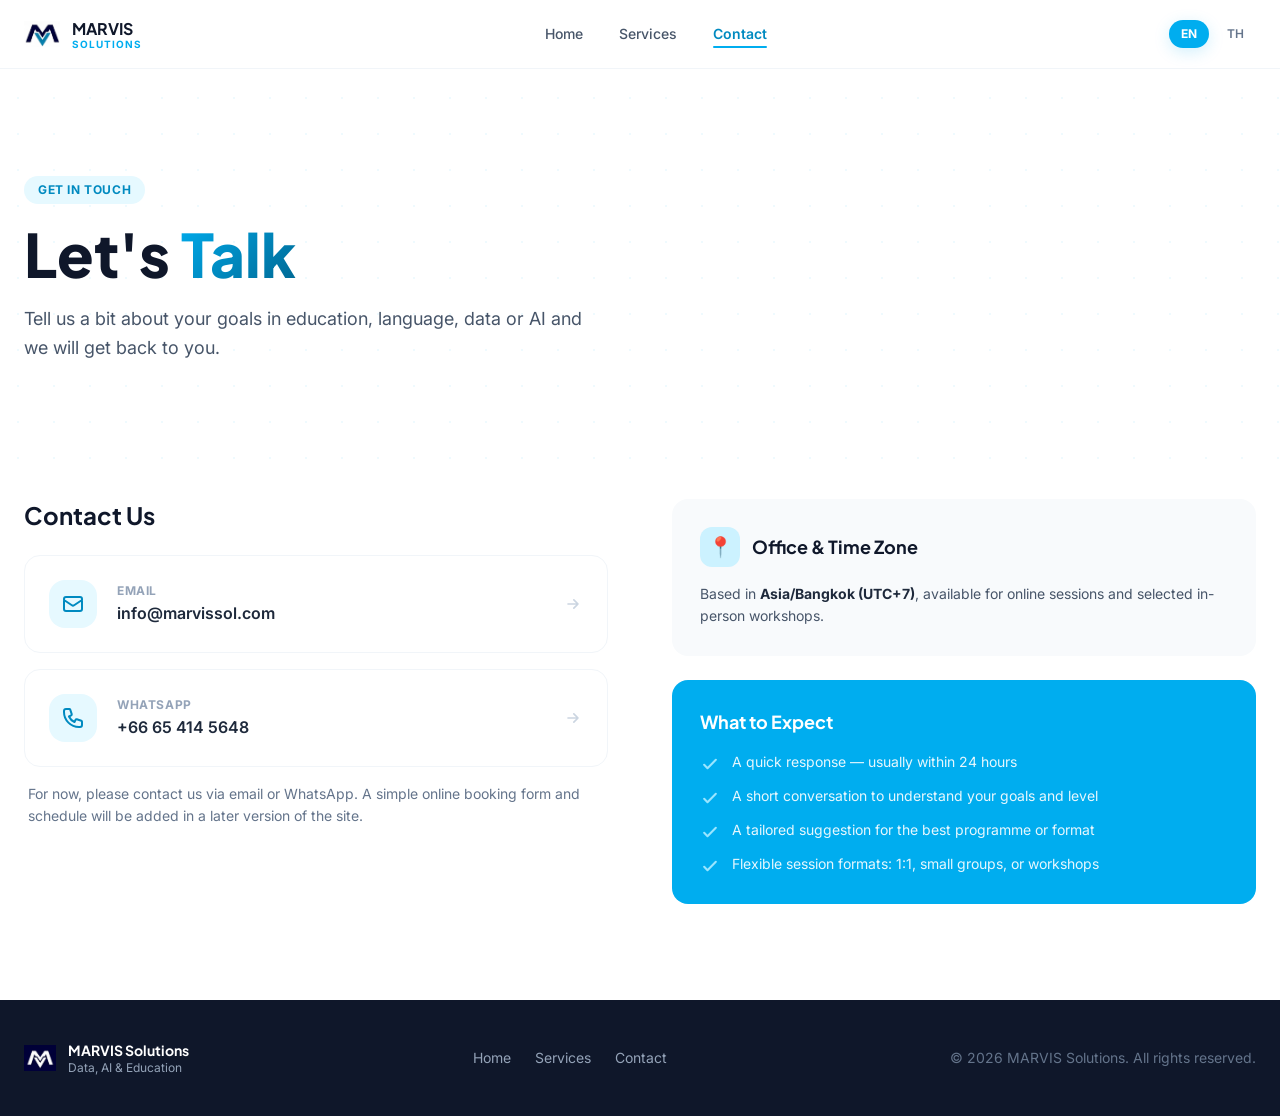
<file: contact.html>
<!DOCTYPE html>
<html lang="en" class="scroll-smooth">
<head>
  <meta charset="UTF-8" />
  <meta name="viewport" content="width=device-width, initial-scale=1.0" />
  <title>Contact – MARVIS Solutions</title>
  <meta name="description" content="Contact MARVIS Solutions for education, language, data, AI and Generative AI services." />
  <link rel="preconnect" href="https://fonts.googleapis.com" />
  <link rel="preconnect" href="https://fonts.gstatic.com" crossorigin />
  <link href="https://fonts.googleapis.com/css2?family=Inter:wght@300;400;500;600;700&family=Plus+Jakarta+Sans:wght@600;700;800&display=swap" rel="stylesheet" />
  <link rel="stylesheet" href="assets/css/tailwind.css" />
</head>
<body class="bg-white text-slate-900 font-sans antialiased">

  <!-- ============================================================
       NAVBAR
  ============================================================ -->
  <header id="navbar" class="fixed top-0 left-0 right-0 z-50 bg-white/90 backdrop-blur-md border-b border-slate-100 transition-shadow duration-300">
    <nav class="max-w-7xl mx-auto px-6 py-4 flex items-center justify-between gap-6">
      <a href="index.html" class="flex items-center gap-3 shrink-0">
        <img src="assets/img/mv-logo.png" alt="MARVIS Logo" class="h-9 w-9 object-contain" />
        <div>
          <div class="font-display font-bold text-slate-900 leading-tight">MARVIS</div>
          <div class="text-[10px] font-bold text-capri-500 uppercase tracking-widest leading-none">Solutions</div>
        </div>
      </a>
      <div class="hidden md:flex items-center gap-1">
        <a href="index.html" class="relative px-4 py-2 text-sm font-medium text-slate-600 hover:text-capri-600 transition-colors group">
          Home
          <span class="absolute bottom-1 left-4 right-4 h-0.5 bg-capri-500 rounded-full scale-x-0 group-hover:scale-x-100 transition-transform origin-left duration-200"></span>
        </a>
        <a href="services.html" class="relative px-4 py-2 text-sm font-medium text-slate-600 hover:text-capri-600 transition-colors group">
          Services
          <span class="absolute bottom-1 left-4 right-4 h-0.5 bg-capri-500 rounded-full scale-x-0 group-hover:scale-x-100 transition-transform origin-left duration-200"></span>
        </a>
        <a href="contact.html" class="relative px-4 py-2 text-sm font-semibold text-capri-600 group">
          Contact
          <span class="absolute bottom-1 left-4 right-4 h-0.5 bg-capri-500 rounded-full"></span>
        </a>
      </div>
      <div class="flex items-center gap-1.5 shrink-0">
        <a href="contact.html" class="px-3 py-1.5 rounded-full text-xs font-bold bg-capri-500 text-white shadow-capri-sm">EN</a>
        <a href="th/contact.html" class="px-3 py-1.5 rounded-full text-xs font-semibold text-slate-500 hover:bg-slate-100 transition-colors">TH</a>
      </div>
    </nav>
  </header>

  <main class="pt-20">

    <!-- ============================================================
         PAGE HERO
    ============================================================ -->
    <section class="relative py-16 lg:py-24 bg-white overflow-hidden">
      <div class="absolute inset-0 pointer-events-none">
        <div class="absolute -top-20 -right-20 w-[400px] h-[400px] bg-capri-500/6 rounded-full blur-3xl"></div>
        <div class="absolute inset-0 dot-grid opacity-60"></div>
      </div>
      <div class="relative max-w-7xl mx-auto px-6">
        <div class="max-w-xl reveal">
          <span class="inline-block px-3.5 py-1.5 bg-capri-50 text-capri-600 text-xs font-bold uppercase tracking-wider rounded-full mb-5">Get In Touch</span>
          <h1 class="font-display text-5xl lg:text-6xl font-extrabold text-slate-900 leading-tight mb-5">
            Let's <span class="text-gradient-capri">Talk</span>
          </h1>
          <p class="text-slate-600 text-lg leading-relaxed">
            Tell us a bit about your goals in education, language, data or AI and we will get back to you.
          </p>
        </div>
      </div>
    </section>

    <!-- ============================================================
         CONTACT CONTENT
    ============================================================ -->
    <section class="py-10 pb-24 bg-white">
      <div class="max-w-7xl mx-auto px-6">
        <div class="grid lg:grid-cols-2 gap-10 lg:gap-16 items-start">

          <!-- Contact methods -->
          <div class="reveal">
            <h2 class="font-display text-2xl font-bold text-slate-900 mb-6">Contact Us</h2>

            <!-- Email card -->
            <a href="mailto:info@marvissol.com"
               class="group flex items-center gap-5 p-6 bg-white border border-slate-100 rounded-2xl hover:border-capri-200 hover:shadow-lg hover:shadow-capri-500/8 transition-all duration-300 hover:-translate-y-0.5 mb-4">
              <div class="w-12 h-12 rounded-2xl bg-capri-50 group-hover:bg-capri-100 flex items-center justify-center transition-colors shrink-0">
                <svg class="w-6 h-6 text-capri-600" fill="none" stroke="currentColor" viewBox="0 0 24 24">
                  <path stroke-linecap="round" stroke-linejoin="round" stroke-width="2" d="M3 8l7.89 5.26a2 2 0 002.22 0L21 8M5 19h14a2 2 0 002-2V7a2 2 0 00-2-2H5a2 2 0 00-2 2v10a2 2 0 002 2z"/>
                </svg>
              </div>
              <div>
                <p class="text-xs font-bold text-slate-400 uppercase tracking-wider mb-0.5">Email</p>
                <p class="font-semibold text-slate-800 group-hover:text-capri-600 transition-colors">info@marvissol.com</p>
              </div>
              <svg class="w-5 h-5 text-slate-300 group-hover:text-capri-400 ml-auto transition-all duration-300 group-hover:translate-x-0.5" fill="none" stroke="currentColor" viewBox="0 0 24 24">
                <path stroke-linecap="round" stroke-linejoin="round" stroke-width="2" d="M13 7l5 5m0 0l-5 5m5-5H6"/>
              </svg>
            </a>

            <!-- WhatsApp card -->
            <a href="https://wa.me/66654145648" target="_blank" rel="noopener"
               class="group flex items-center gap-5 p-6 bg-white border border-slate-100 rounded-2xl hover:border-capri-200 hover:shadow-lg hover:shadow-capri-500/8 transition-all duration-300 hover:-translate-y-0.5 mb-4">
              <div class="w-12 h-12 rounded-2xl bg-capri-50 group-hover:bg-capri-100 flex items-center justify-center transition-colors shrink-0">
                <svg class="w-6 h-6 text-capri-600" fill="none" stroke="currentColor" viewBox="0 0 24 24">
                  <path stroke-linecap="round" stroke-linejoin="round" stroke-width="2" d="M3 5a2 2 0 012-2h3.28a1 1 0 01.948.684l1.498 4.493a1 1 0 01-.502 1.21l-2.257 1.13a11.042 11.042 0 005.516 5.516l1.13-2.257a1 1 0 011.21-.502l4.493 1.498a1 1 0 01.684.948V19a2 2 0 01-2 2h-1C9.716 21 3 14.284 3 6V5z"/>
                </svg>
              </div>
              <div>
                <p class="text-xs font-bold text-slate-400 uppercase tracking-wider mb-0.5">WhatsApp</p>
                <p class="font-semibold text-slate-800 group-hover:text-capri-600 transition-colors">+66 65 414 5648</p>
              </div>
              <svg class="w-5 h-5 text-slate-300 group-hover:text-capri-400 ml-auto transition-all duration-300 group-hover:translate-x-0.5" fill="none" stroke="currentColor" viewBox="0 0 24 24">
                <path stroke-linecap="round" stroke-linejoin="round" stroke-width="2" d="M13 7l5 5m0 0l-5 5m5-5H6"/>
              </svg>
            </a>

            <p class="text-slate-500 text-sm leading-relaxed px-1">
              For now, please contact us via email or WhatsApp. A simple online booking form and schedule will be added in a later version of the site.
            </p>
          </div>

          <!-- Details panel -->
          <div class="reveal reveal-delay-1">
            <!-- Office & timezone -->
            <div class="bg-slate-50 rounded-2xl p-7 mb-6">
              <div class="flex items-center gap-3 mb-4">
                <div class="w-10 h-10 rounded-xl bg-capri-100 flex items-center justify-center text-xl">📍</div>
                <h3 class="font-display font-bold text-lg text-slate-900">Office &amp; Time Zone</h3>
              </div>
              <p class="text-slate-600 text-sm leading-relaxed">
                Based in <strong class="text-slate-800">Asia/Bangkok (UTC+7)</strong>, available for online sessions and selected in-person workshops.
              </p>
            </div>

            <!-- What to expect -->
            <div class="bg-capri-500 rounded-2xl p-7 text-white">
              <h3 class="font-display font-bold text-lg mb-4">What to Expect</h3>
              <ul class="space-y-3">
                <li class="flex items-start gap-3 text-sm">
                  <svg class="w-5 h-5 text-capri-200 shrink-0 mt-0.5" fill="none" stroke="currentColor" viewBox="0 0 24 24"><path stroke-linecap="round" stroke-linejoin="round" stroke-width="2.5" d="M5 13l4 4L19 7"/></svg>
                  <span class="text-white/90">A quick response — usually within 24 hours</span>
                </li>
                <li class="flex items-start gap-3 text-sm">
                  <svg class="w-5 h-5 text-capri-200 shrink-0 mt-0.5" fill="none" stroke="currentColor" viewBox="0 0 24 24"><path stroke-linecap="round" stroke-linejoin="round" stroke-width="2.5" d="M5 13l4 4L19 7"/></svg>
                  <span class="text-white/90">A short conversation to understand your goals and level</span>
                </li>
                <li class="flex items-start gap-3 text-sm">
                  <svg class="w-5 h-5 text-capri-200 shrink-0 mt-0.5" fill="none" stroke="currentColor" viewBox="0 0 24 24"><path stroke-linecap="round" stroke-linejoin="round" stroke-width="2.5" d="M5 13l4 4L19 7"/></svg>
                  <span class="text-white/90">A tailored suggestion for the best programme or format</span>
                </li>
                <li class="flex items-start gap-3 text-sm">
                  <svg class="w-5 h-5 text-capri-200 shrink-0 mt-0.5" fill="none" stroke="currentColor" viewBox="0 0 24 24"><path stroke-linecap="round" stroke-linejoin="round" stroke-width="2.5" d="M5 13l4 4L19 7"/></svg>
                  <span class="text-white/90">Flexible session formats: 1:1, small groups, or workshops</span>
                </li>
              </ul>
            </div>
          </div>
        </div>
      </div>
    </section>
  </main>

  <!-- ============================================================
       FOOTER
  ============================================================ -->
  <footer class="bg-slate-900 py-10">
    <div class="max-w-7xl mx-auto px-6 flex flex-col md:flex-row items-center justify-between gap-6">
      <div class="flex items-center gap-3">
        <img src="assets/img/mv-logo-neg.png" alt="MARVIS Logo" class="h-8 w-8 object-contain" />
        <div>
          <div class="font-display font-bold text-white text-sm">MARVIS Solutions</div>
          <div class="text-slate-400 text-xs">Data, AI &amp; Education</div>
        </div>
      </div>
      <div class="flex items-center gap-6 text-sm text-slate-400">
        <a href="index.html" class="hover:text-white transition-colors">Home</a>
        <a href="services.html" class="hover:text-white transition-colors">Services</a>
        <a href="contact.html" class="hover:text-white transition-colors">Contact</a>
      </div>
      <p class="text-slate-500 text-sm">&copy; <span id="year"></span> MARVIS Solutions. All rights reserved.</p>
    </div>
  </footer>

  <script src="assets/js/main.js"></script>
</body>
</html>
</file>
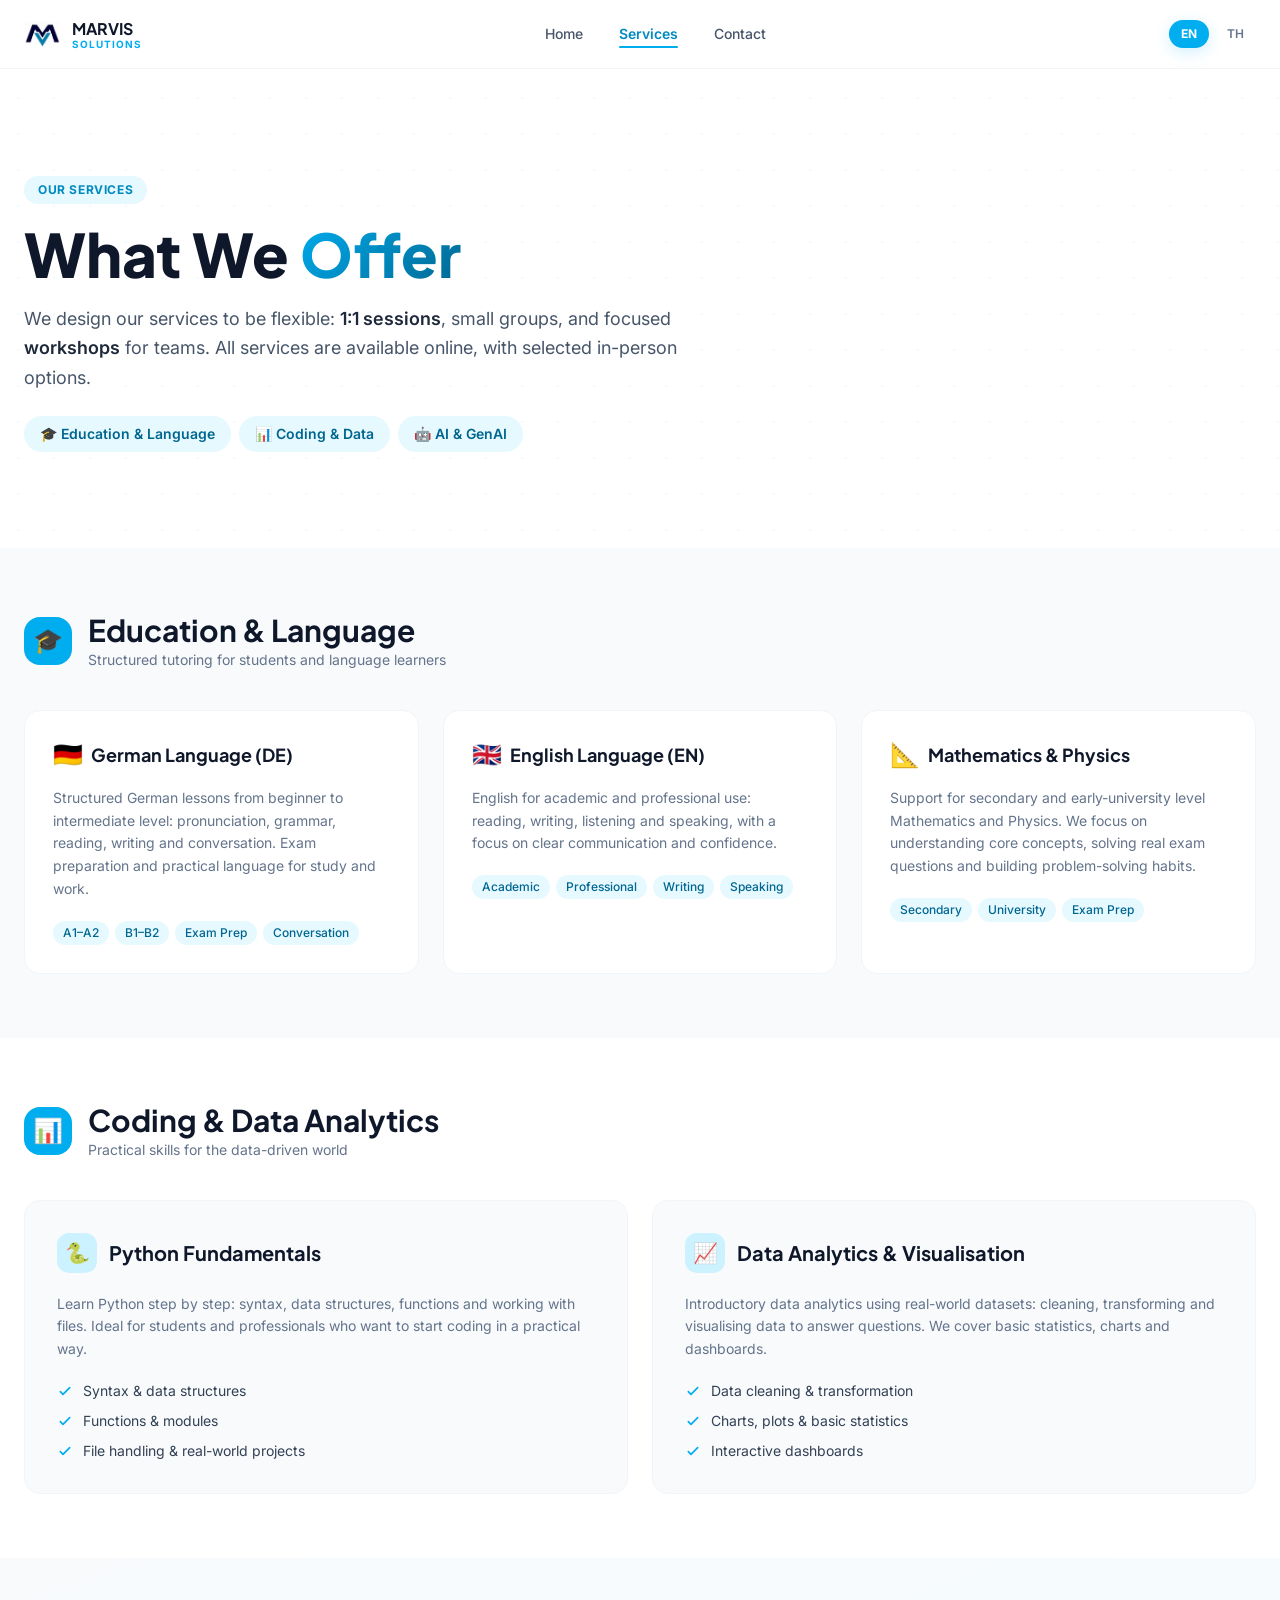
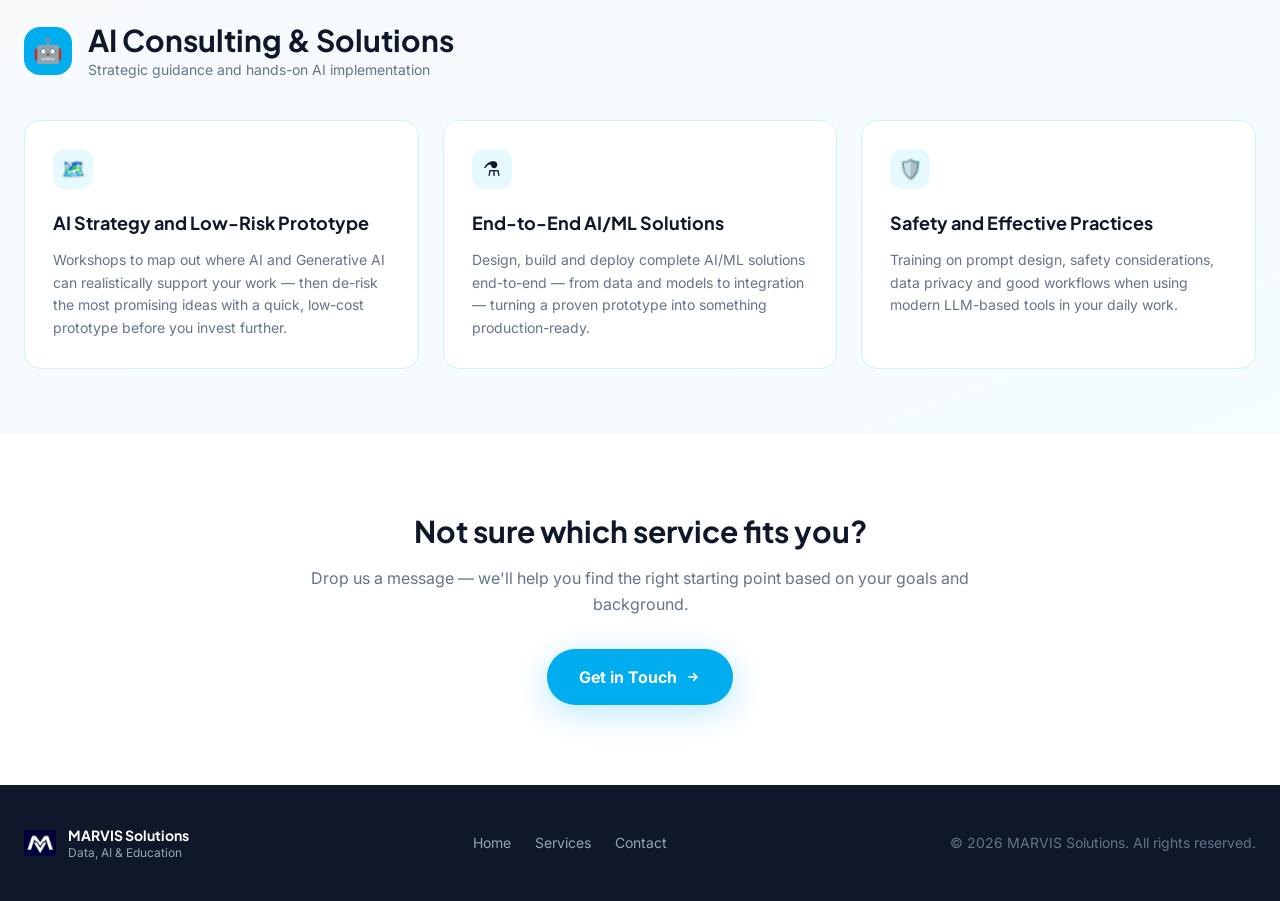
<file: services.html>
<!DOCTYPE html>
<html lang="en" class="scroll-smooth">
<head>
  <meta charset="UTF-8" />
  <meta name="viewport" content="width=device-width, initial-scale=1.0" />
  <title>Services – MARVIS Solutions</title>
  <meta name="description" content="Services from MARVIS Solutions: language and education, coding & data analytics, AI and Generative AI consulting." />
  <link rel="preconnect" href="https://fonts.googleapis.com" />
  <link rel="preconnect" href="https://fonts.gstatic.com" crossorigin />
  <link href="https://fonts.googleapis.com/css2?family=Inter:wght@300;400;500;600;700&family=Plus+Jakarta+Sans:wght@600;700;800&display=swap" rel="stylesheet" />
  <link rel="stylesheet" href="assets/css/tailwind.css" />
</head>
<body class="bg-white text-slate-900 font-sans antialiased">

  <!-- ============================================================
       NAVBAR
  ============================================================ -->
  <header id="navbar" class="fixed top-0 left-0 right-0 z-50 bg-white/90 backdrop-blur-md border-b border-slate-100 transition-shadow duration-300">
    <nav class="max-w-7xl mx-auto px-6 py-4 flex items-center justify-between gap-6">
      <a href="index.html" class="flex items-center gap-3 shrink-0">
        <img src="assets/img/mv-logo.png" alt="MARVIS Logo" class="h-9 w-9 object-contain" />
        <div>
          <div class="font-display font-bold text-slate-900 leading-tight">MARVIS</div>
          <div class="text-[10px] font-bold text-capri-500 uppercase tracking-widest leading-none">Solutions</div>
        </div>
      </a>
      <div class="hidden md:flex items-center gap-1">
        <a href="index.html" class="relative px-4 py-2 text-sm font-medium text-slate-600 hover:text-capri-600 transition-colors group">
          Home
          <span class="absolute bottom-1 left-4 right-4 h-0.5 bg-capri-500 rounded-full scale-x-0 group-hover:scale-x-100 transition-transform origin-left duration-200"></span>
        </a>
        <a href="services.html" class="relative px-4 py-2 text-sm font-semibold text-capri-600 group">
          Services
          <span class="absolute bottom-1 left-4 right-4 h-0.5 bg-capri-500 rounded-full"></span>
        </a>
        <a href="contact.html" class="relative px-4 py-2 text-sm font-medium text-slate-600 hover:text-capri-600 transition-colors group">
          Contact
          <span class="absolute bottom-1 left-4 right-4 h-0.5 bg-capri-500 rounded-full scale-x-0 group-hover:scale-x-100 transition-transform origin-left duration-200"></span>
        </a>
      </div>
      <div class="flex items-center gap-1.5 shrink-0">
        <a href="services.html" class="px-3 py-1.5 rounded-full text-xs font-bold bg-capri-500 text-white shadow-capri-sm">EN</a>
        <a href="th/services.html" class="px-3 py-1.5 rounded-full text-xs font-semibold text-slate-500 hover:bg-slate-100 transition-colors">TH</a>
      </div>
    </nav>
  </header>

  <main class="pt-20">

    <!-- ============================================================
         PAGE HERO
    ============================================================ -->
    <section class="relative py-16 lg:py-24 bg-white overflow-hidden">
      <div class="absolute inset-0 pointer-events-none">
        <div class="absolute -top-20 -right-20 w-[500px] h-[500px] bg-capri-500/6 rounded-full blur-3xl"></div>
        <div class="absolute inset-0 dot-grid opacity-60"></div>
      </div>
      <div class="relative max-w-7xl mx-auto px-6">
        <div class="max-w-2xl reveal">
          <span class="inline-block px-3.5 py-1.5 bg-capri-50 text-capri-600 text-xs font-bold uppercase tracking-wider rounded-full mb-5">Our Services</span>
          <h1 class="font-display text-5xl lg:text-6xl font-extrabold text-slate-900 leading-tight mb-5">
            What We <span class="text-gradient-capri">Offer</span>
          </h1>
          <p class="text-slate-600 text-lg leading-relaxed mb-6">
            We design our services to be flexible: <strong class="text-slate-800 font-semibold">1:1 sessions</strong>,
            small groups, and focused <strong class="text-slate-800 font-semibold">workshops</strong> for teams.
            All services are available online, with selected in-person options.
          </p>
          <!-- Quick anchor nav -->
          <div class="flex flex-wrap gap-2">
            <a href="#education" class="px-4 py-2 bg-capri-50 hover:bg-capri-100 text-capri-700 text-sm font-semibold rounded-full transition-colors">🎓 Education &amp; Language</a>
            <a href="#coding" class="px-4 py-2 bg-capri-50 hover:bg-capri-100 text-capri-700 text-sm font-semibold rounded-full transition-colors">📊 Coding &amp; Data</a>
            <a href="#ai" class="px-4 py-2 bg-capri-50 hover:bg-capri-100 text-capri-700 text-sm font-semibold rounded-full transition-colors">🤖 AI &amp; GenAI</a>
          </div>
        </div>
      </div>
    </section>

    <!-- ============================================================
         EDUCATION & LANGUAGE
    ============================================================ -->
    <section id="education" class="py-16 bg-slate-50">
      <div class="max-w-7xl mx-auto px-6">
        <div class="flex items-center gap-4 mb-10 reveal">
          <div class="w-12 h-12 rounded-2xl bg-capri-500 flex items-center justify-center text-2xl shrink-0">🎓</div>
          <div>
            <h2 class="font-display text-3xl font-bold text-slate-900">Education &amp; Language</h2>
            <p class="text-slate-500 text-sm mt-0.5">Structured tutoring for students and language learners</p>
          </div>
        </div>

        <div class="grid md:grid-cols-3 gap-6">

          <!-- German -->
          <div class="bg-white rounded-2xl border border-slate-100 p-7 hover:border-capri-200 hover:shadow-lg hover:shadow-capri-500/5 transition-all duration-300 hover:-translate-y-0.5 group reveal">
            <div class="flex items-center gap-2 mb-4">
              <span class="text-2xl">🇩🇪</span>
              <h3 class="font-display font-bold text-lg text-slate-900">German Language (DE)</h3>
            </div>
            <p class="text-slate-500 text-sm leading-relaxed mb-5">
              Structured German lessons from beginner to intermediate level: pronunciation, grammar, reading, writing and conversation. Exam preparation and practical language for study and work.
            </p>
            <div class="flex flex-wrap gap-1.5">
              <span class="px-2.5 py-1 bg-capri-50 text-capri-700 text-xs font-medium rounded-full">A1–A2</span>
              <span class="px-2.5 py-1 bg-capri-50 text-capri-700 text-xs font-medium rounded-full">B1–B2</span>
              <span class="px-2.5 py-1 bg-capri-50 text-capri-700 text-xs font-medium rounded-full">Exam Prep</span>
              <span class="px-2.5 py-1 bg-capri-50 text-capri-700 text-xs font-medium rounded-full">Conversation</span>
            </div>
          </div>

          <!-- English -->
          <div class="bg-white rounded-2xl border border-slate-100 p-7 hover:border-capri-200 hover:shadow-lg hover:shadow-capri-500/5 transition-all duration-300 hover:-translate-y-0.5 group reveal reveal-delay-1">
            <div class="flex items-center gap-2 mb-4">
              <span class="text-2xl">🇬🇧</span>
              <h3 class="font-display font-bold text-lg text-slate-900">English Language (EN)</h3>
            </div>
            <p class="text-slate-500 text-sm leading-relaxed mb-5">
              English for academic and professional use: reading, writing, listening and speaking, with a focus on clear communication and confidence.
            </p>
            <div class="flex flex-wrap gap-1.5">
              <span class="px-2.5 py-1 bg-capri-50 text-capri-700 text-xs font-medium rounded-full">Academic</span>
              <span class="px-2.5 py-1 bg-capri-50 text-capri-700 text-xs font-medium rounded-full">Professional</span>
              <span class="px-2.5 py-1 bg-capri-50 text-capri-700 text-xs font-medium rounded-full">Writing</span>
              <span class="px-2.5 py-1 bg-capri-50 text-capri-700 text-xs font-medium rounded-full">Speaking</span>
            </div>
          </div>

          <!-- Maths & Physics -->
          <div class="bg-white rounded-2xl border border-slate-100 p-7 hover:border-capri-200 hover:shadow-lg hover:shadow-capri-500/5 transition-all duration-300 hover:-translate-y-0.5 group reveal reveal-delay-2">
            <div class="flex items-center gap-2 mb-4">
              <span class="text-2xl">📐</span>
              <h3 class="font-display font-bold text-lg text-slate-900">Mathematics &amp; Physics</h3>
            </div>
            <p class="text-slate-500 text-sm leading-relaxed mb-5">
              Support for secondary and early-university level Mathematics and Physics. We focus on understanding core concepts, solving real exam questions and building problem-solving habits.
            </p>
            <div class="flex flex-wrap gap-1.5">
              <span class="px-2.5 py-1 bg-capri-50 text-capri-700 text-xs font-medium rounded-full">Secondary</span>
              <span class="px-2.5 py-1 bg-capri-50 text-capri-700 text-xs font-medium rounded-full">University</span>
              <span class="px-2.5 py-1 bg-capri-50 text-capri-700 text-xs font-medium rounded-full">Exam Prep</span>
            </div>
          </div>
        </div>
      </div>
    </section>

    <!-- ============================================================
         CODING & DATA ANALYTICS
    ============================================================ -->
    <section id="coding" class="py-16 bg-white">
      <div class="max-w-7xl mx-auto px-6">
        <div class="flex items-center gap-4 mb-10 reveal">
          <div class="w-12 h-12 rounded-2xl bg-capri-500 flex items-center justify-center text-2xl shrink-0">📊</div>
          <div>
            <h2 class="font-display text-3xl font-bold text-slate-900">Coding &amp; Data Analytics</h2>
            <p class="text-slate-500 text-sm mt-0.5">Practical skills for the data-driven world</p>
          </div>
        </div>

        <div class="grid md:grid-cols-2 gap-6">

          <!-- Python -->
          <div class="bg-slate-50 rounded-2xl border border-slate-100 p-8 hover:border-capri-200 hover:shadow-lg hover:shadow-capri-500/5 transition-all duration-300 hover:-translate-y-0.5 reveal">
            <div class="flex items-center gap-3 mb-5">
              <div class="w-10 h-10 rounded-xl bg-capri-100 flex items-center justify-center text-xl">🐍</div>
              <h3 class="font-display font-bold text-xl text-slate-900">Python Fundamentals</h3>
            </div>
            <p class="text-slate-500 text-sm leading-relaxed mb-5">
              Learn Python step by step: syntax, data structures, functions and working with files.
              Ideal for students and professionals who want to start coding in a practical way.
            </p>
            <ul class="space-y-2.5">
              <li class="flex items-center gap-2.5 text-sm text-slate-700">
                <svg class="w-4 h-4 text-capri-500 shrink-0" fill="none" stroke="currentColor" viewBox="0 0 24 24"><path stroke-linecap="round" stroke-linejoin="round" stroke-width="2.5" d="M5 13l4 4L19 7"/></svg>
                Syntax &amp; data structures
              </li>
              <li class="flex items-center gap-2.5 text-sm text-slate-700">
                <svg class="w-4 h-4 text-capri-500 shrink-0" fill="none" stroke="currentColor" viewBox="0 0 24 24"><path stroke-linecap="round" stroke-linejoin="round" stroke-width="2.5" d="M5 13l4 4L19 7"/></svg>
                Functions &amp; modules
              </li>
              <li class="flex items-center gap-2.5 text-sm text-slate-700">
                <svg class="w-4 h-4 text-capri-500 shrink-0" fill="none" stroke="currentColor" viewBox="0 0 24 24"><path stroke-linecap="round" stroke-linejoin="round" stroke-width="2.5" d="M5 13l4 4L19 7"/></svg>
                File handling &amp; real-world projects
              </li>
            </ul>
          </div>

          <!-- Data Analytics -->
          <div class="bg-slate-50 rounded-2xl border border-slate-100 p-8 hover:border-capri-200 hover:shadow-lg hover:shadow-capri-500/5 transition-all duration-300 hover:-translate-y-0.5 reveal reveal-delay-1">
            <div class="flex items-center gap-3 mb-5">
              <div class="w-10 h-10 rounded-xl bg-capri-100 flex items-center justify-center text-xl">📈</div>
              <h3 class="font-display font-bold text-xl text-slate-900">Data Analytics &amp; Visualisation</h3>
            </div>
            <p class="text-slate-500 text-sm leading-relaxed mb-5">
              Introductory data analytics using real-world datasets: cleaning, transforming and
              visualising data to answer questions. We cover basic statistics, charts and dashboards.
            </p>
            <ul class="space-y-2.5">
              <li class="flex items-center gap-2.5 text-sm text-slate-700">
                <svg class="w-4 h-4 text-capri-500 shrink-0" fill="none" stroke="currentColor" viewBox="0 0 24 24"><path stroke-linecap="round" stroke-linejoin="round" stroke-width="2.5" d="M5 13l4 4L19 7"/></svg>
                Data cleaning &amp; transformation
              </li>
              <li class="flex items-center gap-2.5 text-sm text-slate-700">
                <svg class="w-4 h-4 text-capri-500 shrink-0" fill="none" stroke="currentColor" viewBox="0 0 24 24"><path stroke-linecap="round" stroke-linejoin="round" stroke-width="2.5" d="M5 13l4 4L19 7"/></svg>
                Charts, plots &amp; basic statistics
              </li>
              <li class="flex items-center gap-2.5 text-sm text-slate-700">
                <svg class="w-4 h-4 text-capri-500 shrink-0" fill="none" stroke="currentColor" viewBox="0 0 24 24"><path stroke-linecap="round" stroke-linejoin="round" stroke-width="2.5" d="M5 13l4 4L19 7"/></svg>
                Interactive dashboards
              </li>
            </ul>
          </div>
        </div>
      </div>
    </section>

    <!-- ============================================================
         AI, ML & GENERATIVE AI
    ============================================================ -->
    <section id="ai" class="py-16 bg-gradient-to-br from-slate-50 to-capri-50/40">
      <div class="max-w-7xl mx-auto px-6">
        <div class="flex items-center gap-4 mb-10 reveal">
          <div class="w-12 h-12 rounded-2xl bg-capri-500 flex items-center justify-center text-2xl shrink-0">🤖</div>
          <div>
            <h2 class="font-display text-3xl font-bold text-slate-900">AI Consulting &amp; Solutions</h2>
            <p class="text-slate-500 text-sm mt-0.5">Strategic guidance and hands-on AI implementation</p>
          </div>
        </div>

        <div class="grid md:grid-cols-3 gap-6">

          <!-- AI Strategy -->
          <div class="bg-white rounded-2xl border border-capri-100 p-7 hover:border-capri-300 hover:shadow-lg hover:shadow-capri-500/10 transition-all duration-300 hover:-translate-y-0.5 group reveal">
            <div class="w-10 h-10 rounded-xl bg-capri-50 group-hover:bg-capri-100 flex items-center justify-center text-xl mb-5 transition-colors">🗺️</div>
            <h3 class="font-display font-bold text-lg text-slate-900 mb-3">AI Strategy and Low-Risk Prototype</h3>
            <p class="text-slate-500 text-sm leading-relaxed">
              Workshops to map out where AI and Generative AI can realistically support your work — then de-risk the most promising ideas with a quick, low-cost prototype before you invest further.
            </p>
          </div>

          <!-- Prototypes -->
          <div class="bg-white rounded-2xl border border-capri-100 p-7 hover:border-capri-300 hover:shadow-lg hover:shadow-capri-500/10 transition-all duration-300 hover:-translate-y-0.5 group reveal reveal-delay-1">
            <div class="w-10 h-10 rounded-xl bg-capri-50 group-hover:bg-capri-100 flex items-center justify-center text-xl mb-5 transition-colors">⚗️</div>
            <h3 class="font-display font-bold text-lg text-slate-900 mb-3">End-to-End AI/ML Solutions</h3>
            <p class="text-slate-500 text-sm leading-relaxed">
              Design, build and deploy complete AI/ML solutions end-to-end — from data and models to integration — turning a proven prototype into something production-ready.
            </p>
          </div>

          <!-- Safe GenAI -->
          <div class="bg-white rounded-2xl border border-capri-100 p-7 hover:border-capri-300 hover:shadow-lg hover:shadow-capri-500/10 transition-all duration-300 hover:-translate-y-0.5 group reveal reveal-delay-2">
            <div class="w-10 h-10 rounded-xl bg-capri-50 group-hover:bg-capri-100 flex items-center justify-center text-xl mb-5 transition-colors">🛡️</div>
            <h3 class="font-display font-bold text-lg text-slate-900 mb-3">Safety and Effective Practices</h3>
            <p class="text-slate-500 text-sm leading-relaxed">
              Training on prompt design, safety considerations, data privacy and good workflows when using modern LLM-based tools in your daily work.
            </p>
          </div>
        </div>
      </div>
    </section>

    <!-- ============================================================
         BOTTOM CTA
    ============================================================ -->
    <section class="py-20 bg-white">
      <div class="max-w-3xl mx-auto px-6 text-center reveal">
        <h2 class="font-display text-3xl font-bold text-slate-900 mb-4">Not sure which service fits you?</h2>
        <p class="text-slate-500 mb-8 leading-relaxed">Drop us a message — we'll help you find the right starting point based on your goals and background.</p>
        <a href="contact.html"
           class="inline-flex items-center gap-2 px-8 py-4 bg-capri-500 hover:bg-capri-600 text-white font-bold rounded-full shadow-capri hover:shadow-capri-lg transition-all duration-300 hover:-translate-y-0.5">
          Get in Touch
          <svg class="w-4 h-4" fill="none" stroke="currentColor" viewBox="0 0 24 24">
            <path stroke-linecap="round" stroke-linejoin="round" stroke-width="2.5" d="M13 7l5 5m0 0l-5 5m5-5H6"/>
          </svg>
        </a>
      </div>
    </section>
  </main>

  <!-- ============================================================
       FOOTER
  ============================================================ -->
  <footer class="bg-slate-900 py-10">
    <div class="max-w-7xl mx-auto px-6 flex flex-col md:flex-row items-center justify-between gap-6">
      <div class="flex items-center gap-3">
        <img src="assets/img/mv-logo-neg.png" alt="MARVIS Logo" class="h-8 w-8 object-contain" />
        <div>
          <div class="font-display font-bold text-white text-sm">MARVIS Solutions</div>
          <div class="text-slate-400 text-xs">Data, AI &amp; Education</div>
        </div>
      </div>
      <div class="flex items-center gap-6 text-sm text-slate-400">
        <a href="index.html" class="hover:text-white transition-colors">Home</a>
        <a href="services.html" class="hover:text-white transition-colors">Services</a>
        <a href="contact.html" class="hover:text-white transition-colors">Contact</a>
      </div>
      <p class="text-slate-500 text-sm">&copy; <span id="year"></span> MARVIS Solutions. All rights reserved.</p>
    </div>
  </footer>

  <script src="assets/js/main.js"></script>
</body>
</html>
</file>
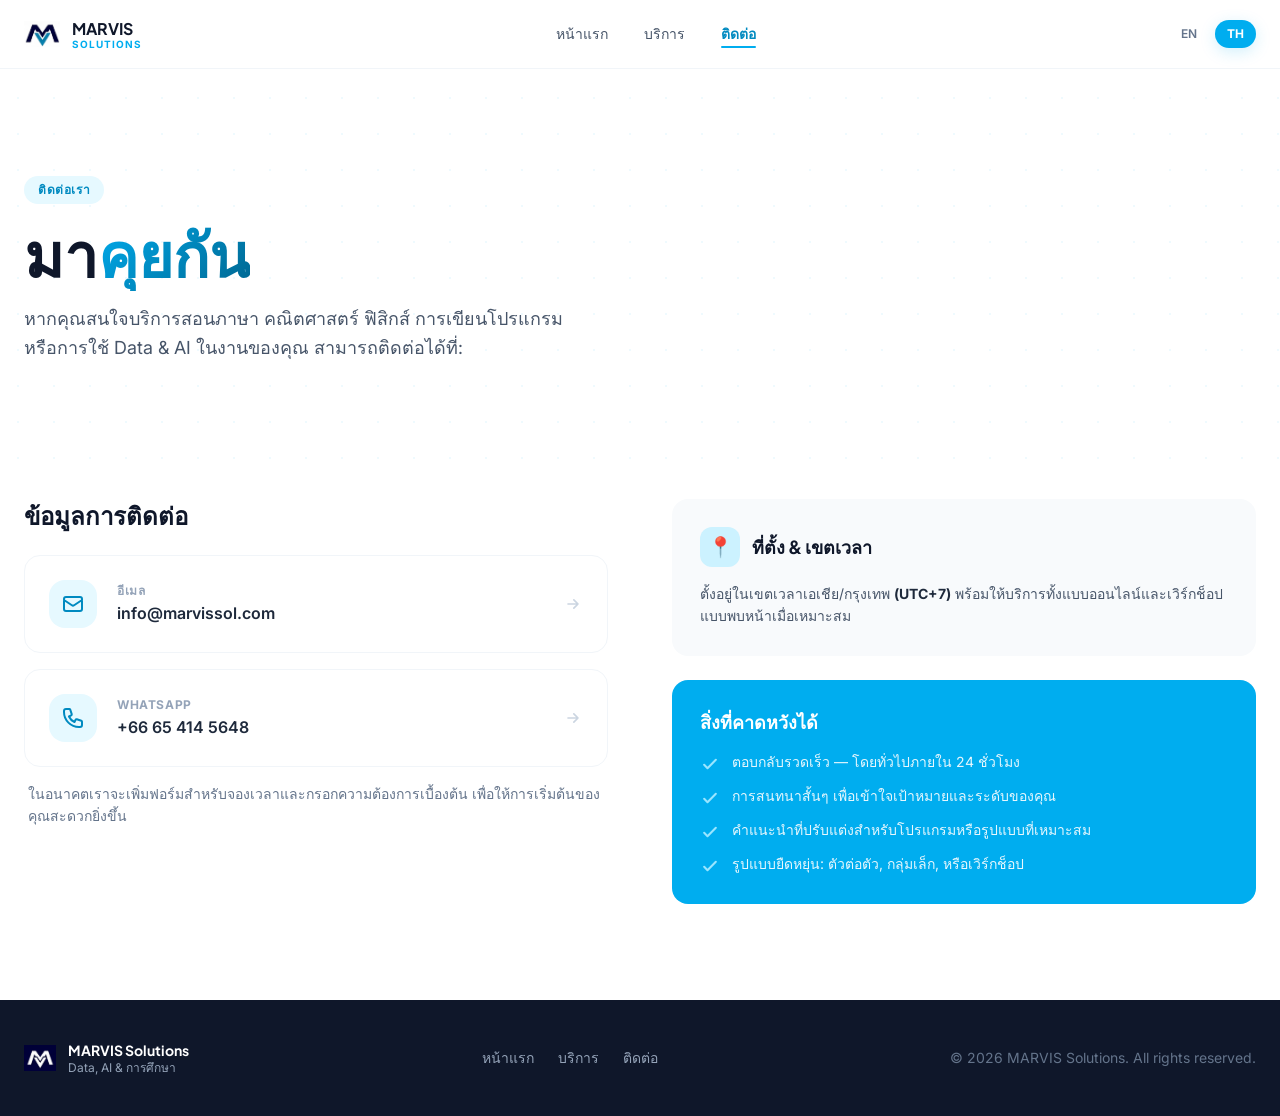
<file: th/contact.html>
<!DOCTYPE html>
<html lang="th" class="scroll-smooth">
<head>
  <meta charset="UTF-8" />
  <meta name="viewport" content="width=device-width, initial-scale=1.0" />
  <title>ติดต่อ – MARVIS Solutions (ภาษาไทย)</title>
  <meta name="description" content="ติดต่อ MARVIS Solutions สำหรับการสอนภาษา คณิตศาสตร์ ฟิสิกส์ เขียนโปรแกรม และที่ปรึกษา Data/AI." />
  <link rel="preconnect" href="https://fonts.googleapis.com" />
  <link rel="preconnect" href="https://fonts.gstatic.com" crossorigin />
  <link href="https://fonts.googleapis.com/css2?family=Inter:wght@300;400;500;600;700&family=Plus+Jakarta+Sans:wght@600;700;800&family=Sarabun:wght@300;400;500;600;700&display=swap" rel="stylesheet" />
  <link rel="stylesheet" href="../assets/css/tailwind.css" />
</head>
<body class="bg-white text-slate-900 font-sans antialiased">

  <!-- NAVBAR -->
  <header id="navbar" class="fixed top-0 left-0 right-0 z-50 bg-white/90 backdrop-blur-md border-b border-slate-100 transition-shadow duration-300">
    <nav class="max-w-7xl mx-auto px-6 py-4 flex items-center justify-between gap-6">
      <a href="/th/index.html" class="flex items-center gap-3 shrink-0">
        <img src="../assets/img/mv-logo.png" alt="โลโก้ MARVIS" class="h-9 w-9 object-contain" />
        <div>
          <div class="font-display font-bold text-slate-900 leading-tight">MARVIS</div>
          <div class="text-[10px] font-bold text-capri-500 uppercase tracking-widest leading-none">Solutions</div>
        </div>
      </a>
      <div class="hidden md:flex items-center gap-1">
        <a href="/th/index.html" class="relative px-4 py-2 text-sm font-medium text-slate-600 hover:text-capri-600 transition-colors group">
          หน้าแรก
          <span class="absolute bottom-1 left-4 right-4 h-0.5 bg-capri-500 rounded-full scale-x-0 group-hover:scale-x-100 transition-transform origin-left duration-200"></span>
        </a>
        <a href="/th/services.html" class="relative px-4 py-2 text-sm font-medium text-slate-600 hover:text-capri-600 transition-colors group">
          บริการ
          <span class="absolute bottom-1 left-4 right-4 h-0.5 bg-capri-500 rounded-full scale-x-0 group-hover:scale-x-100 transition-transform origin-left duration-200"></span>
        </a>
        <a href="/th/contact.html" class="relative px-4 py-2 text-sm font-semibold text-capri-600 group">
          ติดต่อ
          <span class="absolute bottom-1 left-4 right-4 h-0.5 bg-capri-500 rounded-full"></span>
        </a>
      </div>
      <div class="flex items-center gap-1.5 shrink-0">
        <a href="/contact.html" class="px-3 py-1.5 rounded-full text-xs font-semibold text-slate-500 hover:bg-slate-100 transition-colors">EN</a>
        <a href="#" class="px-3 py-1.5 rounded-full text-xs font-bold bg-capri-500 text-white shadow-capri-sm">TH</a>
      </div>
    </nav>
  </header>

  <main class="pt-20">

    <!-- PAGE HERO -->
    <section class="relative py-16 lg:py-24 bg-white overflow-hidden">
      <div class="absolute inset-0 pointer-events-none">
        <div class="absolute -top-20 -right-20 w-[400px] h-[400px] bg-capri-500/6 rounded-full blur-3xl"></div>
        <div class="absolute inset-0 dot-grid opacity-60"></div>
      </div>
      <div class="relative max-w-7xl mx-auto px-6">
        <div class="max-w-xl reveal">
          <span class="inline-block px-3.5 py-1.5 bg-capri-50 text-capri-600 text-xs font-bold uppercase tracking-wider rounded-full mb-5">ติดต่อเรา</span>
          <h1 class="font-display text-5xl lg:text-6xl font-extrabold text-slate-900 leading-tight mb-5">
            มา<span class="text-gradient-capri">คุยกัน</span>
          </h1>
          <p class="text-slate-600 text-lg leading-relaxed">
            หากคุณสนใจบริการสอนภาษา คณิตศาสตร์ ฟิสิกส์ การเขียนโปรแกรม หรือการใช้ Data &amp; AI ในงานของคุณ สามารถติดต่อได้ที่:
          </p>
        </div>
      </div>
    </section>

    <!-- CONTACT CONTENT -->
    <section class="py-10 pb-24 bg-white">
      <div class="max-w-7xl mx-auto px-6">
        <div class="grid lg:grid-cols-2 gap-10 lg:gap-16 items-start">

          <!-- Contact methods -->
          <div class="reveal">
            <h2 class="font-display text-2xl font-bold text-slate-900 mb-6">ข้อมูลการติดต่อ</h2>

            <a href="mailto:info@marvissol.com"
               class="group flex items-center gap-5 p-6 bg-white border border-slate-100 rounded-2xl hover:border-capri-200 hover:shadow-lg hover:shadow-capri-500/8 transition-all duration-300 hover:-translate-y-0.5 mb-4">
              <div class="w-12 h-12 rounded-2xl bg-capri-50 group-hover:bg-capri-100 flex items-center justify-center transition-colors shrink-0">
                <svg class="w-6 h-6 text-capri-600" fill="none" stroke="currentColor" viewBox="0 0 24 24">
                  <path stroke-linecap="round" stroke-linejoin="round" stroke-width="2" d="M3 8l7.89 5.26a2 2 0 002.22 0L21 8M5 19h14a2 2 0 002-2V7a2 2 0 00-2-2H5a2 2 0 00-2 2v10a2 2 0 002 2z"/>
                </svg>
              </div>
              <div>
                <p class="text-xs font-bold text-slate-400 uppercase tracking-wider mb-0.5">อีเมล</p>
                <p class="font-semibold text-slate-800 group-hover:text-capri-600 transition-colors">info@marvissol.com</p>
              </div>
              <svg class="w-5 h-5 text-slate-300 group-hover:text-capri-400 ml-auto transition-all duration-300 group-hover:translate-x-0.5" fill="none" stroke="currentColor" viewBox="0 0 24 24">
                <path stroke-linecap="round" stroke-linejoin="round" stroke-width="2" d="M13 7l5 5m0 0l-5 5m5-5H6"/>
              </svg>
            </a>

            <a href="https://wa.me/66654145648" target="_blank" rel="noopener"
               class="group flex items-center gap-5 p-6 bg-white border border-slate-100 rounded-2xl hover:border-capri-200 hover:shadow-lg hover:shadow-capri-500/8 transition-all duration-300 hover:-translate-y-0.5 mb-4">
              <div class="w-12 h-12 rounded-2xl bg-capri-50 group-hover:bg-capri-100 flex items-center justify-center transition-colors shrink-0">
                <svg class="w-6 h-6 text-capri-600" fill="none" stroke="currentColor" viewBox="0 0 24 24">
                  <path stroke-linecap="round" stroke-linejoin="round" stroke-width="2" d="M3 5a2 2 0 012-2h3.28a1 1 0 01.948.684l1.498 4.493a1 1 0 01-.502 1.21l-2.257 1.13a11.042 11.042 0 005.516 5.516l1.13-2.257a1 1 0 011.21-.502l4.493 1.498a1 1 0 01.684.948V19a2 2 0 01-2 2h-1C9.716 21 3 14.284 3 6V5z"/>
                </svg>
              </div>
              <div>
                <p class="text-xs font-bold text-slate-400 uppercase tracking-wider mb-0.5">WhatsApp</p>
                <p class="font-semibold text-slate-800 group-hover:text-capri-600 transition-colors">+66 65 414 5648</p>
              </div>
              <svg class="w-5 h-5 text-slate-300 group-hover:text-capri-400 ml-auto transition-all duration-300 group-hover:translate-x-0.5" fill="none" stroke="currentColor" viewBox="0 0 24 24">
                <path stroke-linecap="round" stroke-linejoin="round" stroke-width="2" d="M13 7l5 5m0 0l-5 5m5-5H6"/>
              </svg>
            </a>

            <p class="text-slate-500 text-sm leading-relaxed px-1">
              ในอนาคตเราจะเพิ่มฟอร์มสำหรับจองเวลาและกรอกความต้องการเบื้องต้น เพื่อให้การเริ่มต้นของคุณสะดวกยิ่งขึ้น
            </p>
          </div>

          <!-- Details panel -->
          <div class="reveal reveal-delay-1">
            <div class="bg-slate-50 rounded-2xl p-7 mb-6">
              <div class="flex items-center gap-3 mb-4">
                <div class="w-10 h-10 rounded-xl bg-capri-100 flex items-center justify-center text-xl">📍</div>
                <h3 class="font-display font-bold text-lg text-slate-900">ที่ตั้ง &amp; เขตเวลา</h3>
              </div>
              <p class="text-slate-600 text-sm leading-relaxed">
                ตั้งอยู่ในเขตเวลาเอเชีย/กรุงเทพ <strong class="text-slate-800">(UTC+7)</strong>
                พร้อมให้บริการทั้งแบบออนไลน์และเวิร์กช็อปแบบพบหน้าเมื่อเหมาะสม
              </p>
            </div>

            <div class="bg-capri-500 rounded-2xl p-7 text-white">
              <h3 class="font-display font-bold text-lg mb-4">สิ่งที่คาดหวังได้</h3>
              <ul class="space-y-3">
                <li class="flex items-start gap-3 text-sm">
                  <svg class="w-5 h-5 text-capri-200 shrink-0 mt-0.5" fill="none" stroke="currentColor" viewBox="0 0 24 24"><path stroke-linecap="round" stroke-linejoin="round" stroke-width="2.5" d="M5 13l4 4L19 7"/></svg>
                  <span class="text-white/90">ตอบกลับรวดเร็ว — โดยทั่วไปภายใน 24 ชั่วโมง</span>
                </li>
                <li class="flex items-start gap-3 text-sm">
                  <svg class="w-5 h-5 text-capri-200 shrink-0 mt-0.5" fill="none" stroke="currentColor" viewBox="0 0 24 24"><path stroke-linecap="round" stroke-linejoin="round" stroke-width="2.5" d="M5 13l4 4L19 7"/></svg>
                  <span class="text-white/90">การสนทนาสั้นๆ เพื่อเข้าใจเป้าหมายและระดับของคุณ</span>
                </li>
                <li class="flex items-start gap-3 text-sm">
                  <svg class="w-5 h-5 text-capri-200 shrink-0 mt-0.5" fill="none" stroke="currentColor" viewBox="0 0 24 24"><path stroke-linecap="round" stroke-linejoin="round" stroke-width="2.5" d="M5 13l4 4L19 7"/></svg>
                  <span class="text-white/90">คำแนะนำที่ปรับแต่งสำหรับโปรแกรมหรือรูปแบบที่เหมาะสม</span>
                </li>
                <li class="flex items-start gap-3 text-sm">
                  <svg class="w-5 h-5 text-capri-200 shrink-0 mt-0.5" fill="none" stroke="currentColor" viewBox="0 0 24 24"><path stroke-linecap="round" stroke-linejoin="round" stroke-width="2.5" d="M5 13l4 4L19 7"/></svg>
                  <span class="text-white/90">รูปแบบยืดหยุ่น: ตัวต่อตัว, กลุ่มเล็ก, หรือเวิร์กช็อป</span>
                </li>
              </ul>
            </div>
          </div>
        </div>
      </div>
    </section>
  </main>

  <!-- FOOTER -->
  <footer class="bg-slate-900 py-10">
    <div class="max-w-7xl mx-auto px-6 flex flex-col md:flex-row items-center justify-between gap-6">
      <div class="flex items-center gap-3">
        <img src="../assets/img/mv-logo-neg.png" alt="MARVIS Logo" class="h-8 w-8 object-contain" />
        <div>
          <div class="font-display font-bold text-white text-sm">MARVIS Solutions</div>
          <div class="text-slate-400 text-xs">Data, AI &amp; การศึกษา</div>
        </div>
      </div>
      <div class="flex items-center gap-6 text-sm text-slate-400">
        <a href="/th/index.html" class="hover:text-white transition-colors">หน้าแรก</a>
        <a href="/th/services.html" class="hover:text-white transition-colors">บริการ</a>
        <a href="/th/contact.html" class="hover:text-white transition-colors">ติดต่อ</a>
      </div>
      <p class="text-slate-500 text-sm">&copy; <span id="year"></span> MARVIS Solutions. All rights reserved.</p>
    </div>
  </footer>

  <script src="../assets/js/main.js"></script>
</body>
</html>
</file>
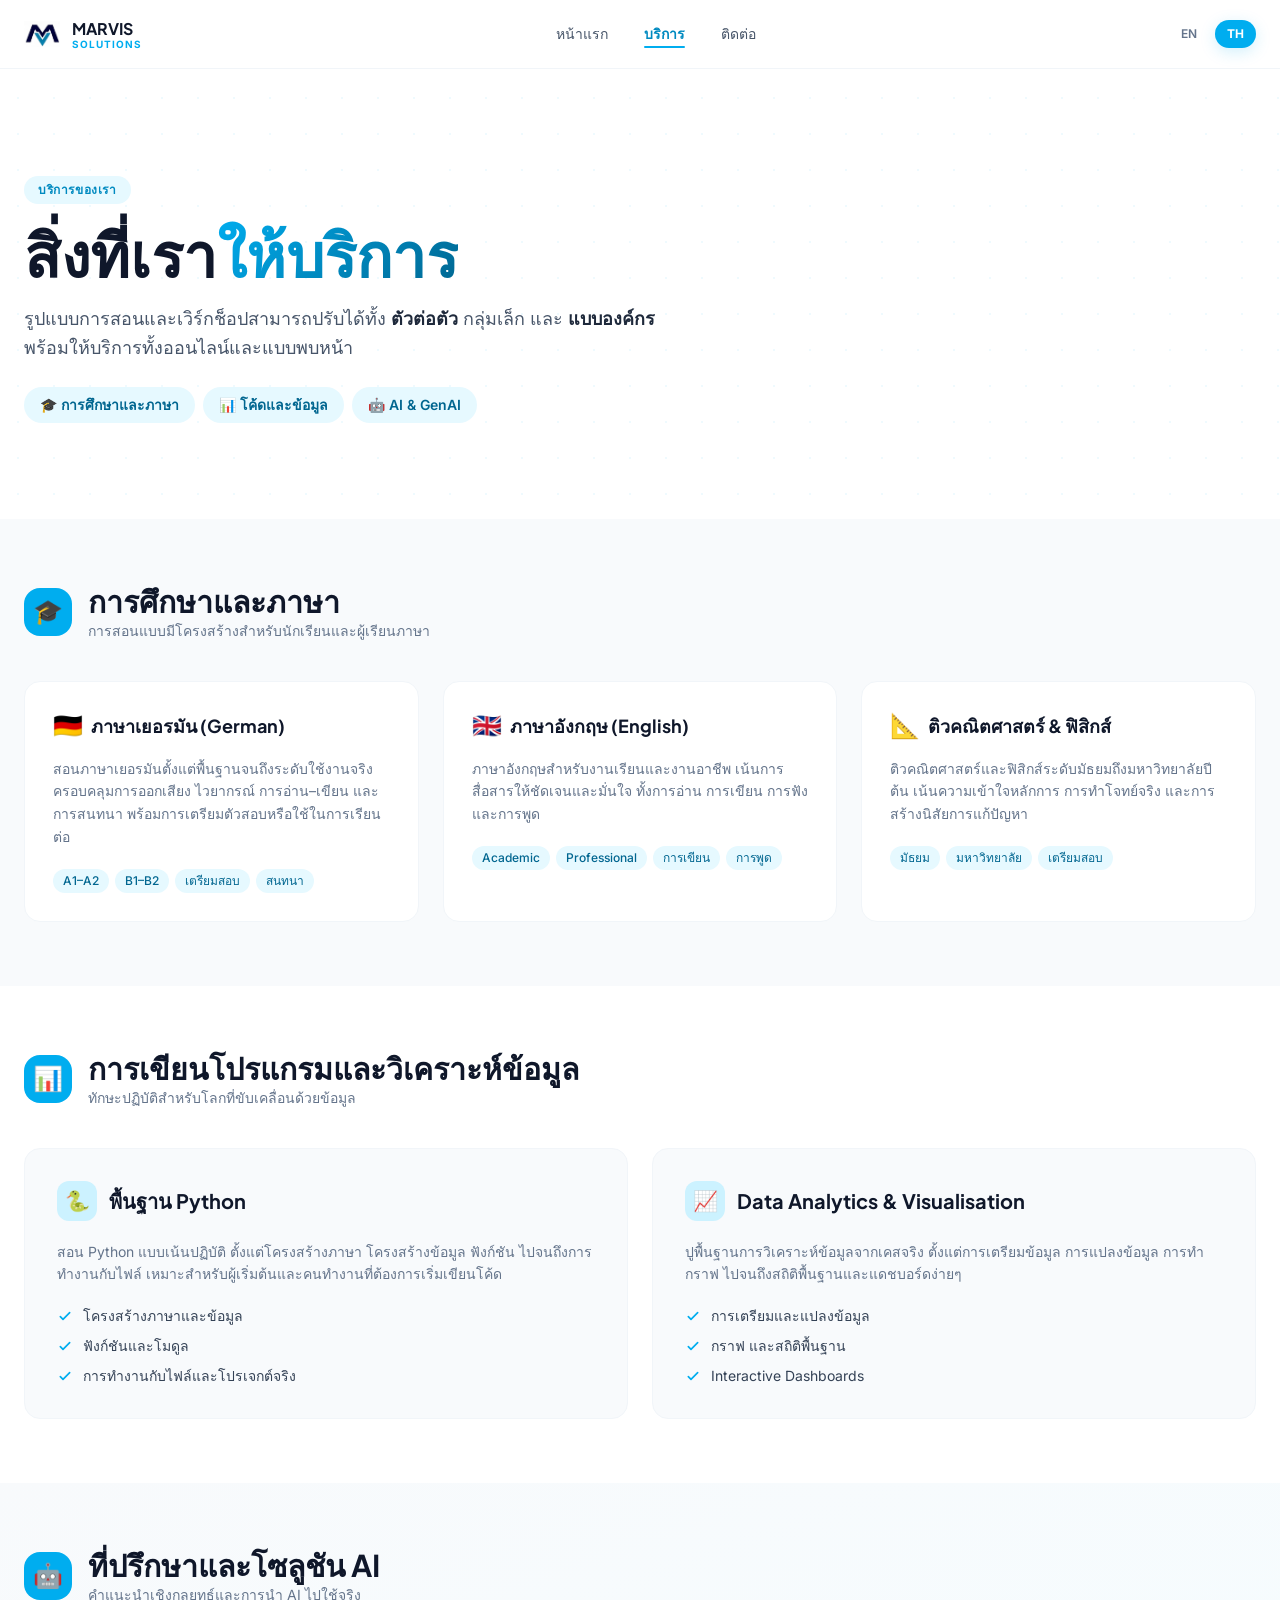
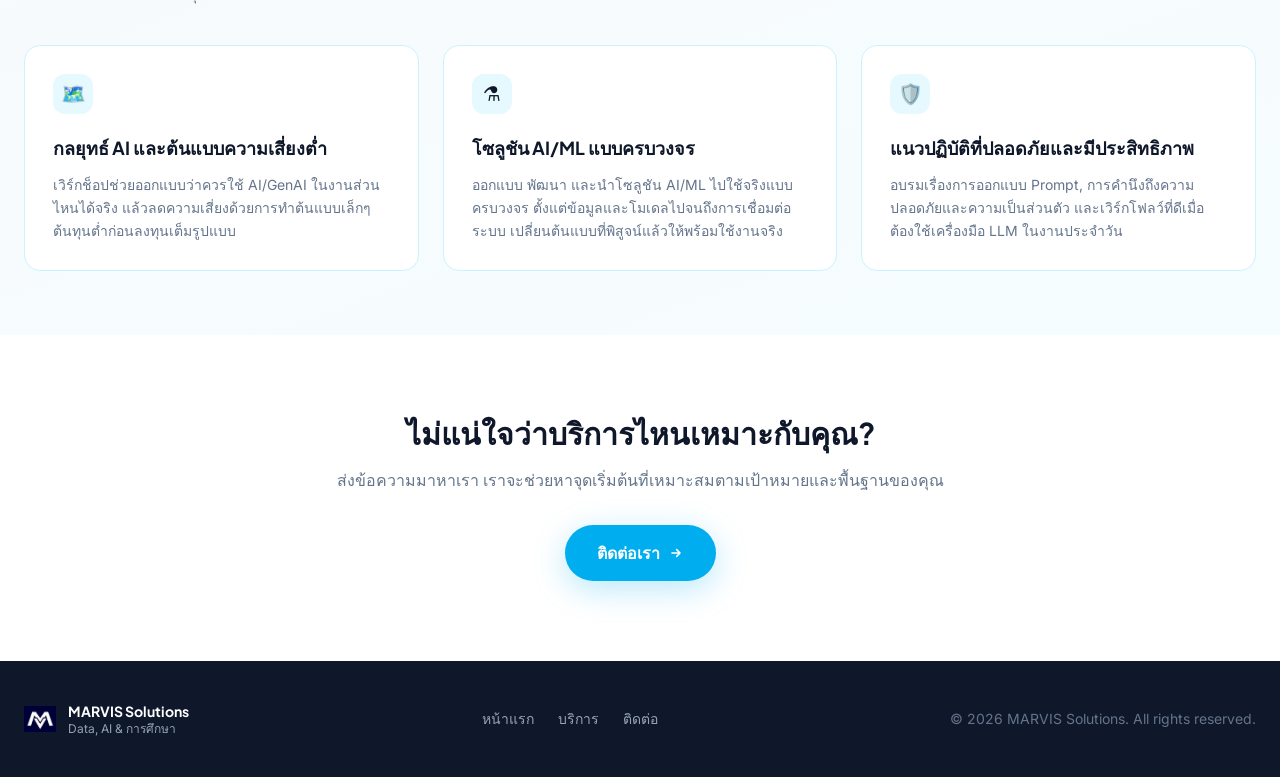
<file: th/services.html>
<!DOCTYPE html>
<html lang="th" class="scroll-smooth">
<head>
  <meta charset="UTF-8" />
  <meta name="viewport" content="width=device-width, initial-scale=1.0" />
  <title>บริการ – MARVIS Solutions (ภาษาไทย)</title>
  <meta name="description" content="บริการจาก MARVIS Solutions ภาษาเยอรมัน/อังกฤษ ติวคณิตศาสตร์ ฟิสิกส์ เขียนโปรแกรม และที่ปรึกษา AI/GenAI." />
  <link rel="preconnect" href="https://fonts.googleapis.com" />
  <link rel="preconnect" href="https://fonts.gstatic.com" crossorigin />
  <link href="https://fonts.googleapis.com/css2?family=Inter:wght@300;400;500;600;700&family=Plus+Jakarta+Sans:wght@600;700;800&family=Sarabun:wght@300;400;500;600;700&display=swap" rel="stylesheet" />
  <link rel="stylesheet" href="../assets/css/tailwind.css" />
</head>
<body class="bg-white text-slate-900 font-sans antialiased">

  <!-- NAVBAR -->
  <header id="navbar" class="fixed top-0 left-0 right-0 z-50 bg-white/90 backdrop-blur-md border-b border-slate-100 transition-shadow duration-300">
    <nav class="max-w-7xl mx-auto px-6 py-4 flex items-center justify-between gap-6">
      <a href="/th/index.html" class="flex items-center gap-3 shrink-0">
        <img src="../assets/img/mv-logo.png" alt="โลโก้ MARVIS" class="h-9 w-9 object-contain" />
        <div>
          <div class="font-display font-bold text-slate-900 leading-tight">MARVIS</div>
          <div class="text-[10px] font-bold text-capri-500 uppercase tracking-widest leading-none">Solutions</div>
        </div>
      </a>
      <div class="hidden md:flex items-center gap-1">
        <a href="/th/index.html" class="relative px-4 py-2 text-sm font-medium text-slate-600 hover:text-capri-600 transition-colors group">
          หน้าแรก
          <span class="absolute bottom-1 left-4 right-4 h-0.5 bg-capri-500 rounded-full scale-x-0 group-hover:scale-x-100 transition-transform origin-left duration-200"></span>
        </a>
        <a href="/th/services.html" class="relative px-4 py-2 text-sm font-semibold text-capri-600 group">
          บริการ
          <span class="absolute bottom-1 left-4 right-4 h-0.5 bg-capri-500 rounded-full"></span>
        </a>
        <a href="/th/contact.html" class="relative px-4 py-2 text-sm font-medium text-slate-600 hover:text-capri-600 transition-colors group">
          ติดต่อ
          <span class="absolute bottom-1 left-4 right-4 h-0.5 bg-capri-500 rounded-full scale-x-0 group-hover:scale-x-100 transition-transform origin-left duration-200"></span>
        </a>
      </div>
      <div class="flex items-center gap-1.5 shrink-0">
        <a href="/services.html" class="px-3 py-1.5 rounded-full text-xs font-semibold text-slate-500 hover:bg-slate-100 transition-colors">EN</a>
        <a href="#" class="px-3 py-1.5 rounded-full text-xs font-bold bg-capri-500 text-white shadow-capri-sm">TH</a>
      </div>
    </nav>
  </header>

  <main class="pt-20">

    <!-- PAGE HERO -->
    <section class="relative py-16 lg:py-24 bg-white overflow-hidden">
      <div class="absolute inset-0 pointer-events-none">
        <div class="absolute -top-20 -right-20 w-[500px] h-[500px] bg-capri-500/6 rounded-full blur-3xl"></div>
        <div class="absolute inset-0 dot-grid opacity-60"></div>
      </div>
      <div class="relative max-w-7xl mx-auto px-6">
        <div class="max-w-2xl reveal">
          <span class="inline-block px-3.5 py-1.5 bg-capri-50 text-capri-600 text-xs font-bold uppercase tracking-wider rounded-full mb-5">บริการของเรา</span>
          <h1 class="font-display text-5xl lg:text-6xl font-extrabold text-slate-900 leading-tight mb-5">
            สิ่งที่เรา<span class="text-gradient-capri">ให้บริการ</span>
          </h1>
          <p class="text-slate-600 text-lg leading-relaxed mb-6">
            รูปแบบการสอนและเวิร์กช็อปสามารถปรับได้ทั้ง <strong class="text-slate-800 font-semibold">ตัวต่อตัว</strong>
            กลุ่มเล็ก และ <strong class="text-slate-800 font-semibold">แบบองค์กร</strong>
            พร้อมให้บริการทั้งออนไลน์และแบบพบหน้า
          </p>
          <div class="flex flex-wrap gap-2">
            <a href="#education" class="px-4 py-2 bg-capri-50 hover:bg-capri-100 text-capri-700 text-sm font-semibold rounded-full transition-colors">🎓 การศึกษาและภาษา</a>
            <a href="#coding" class="px-4 py-2 bg-capri-50 hover:bg-capri-100 text-capri-700 text-sm font-semibold rounded-full transition-colors">📊 โค้ดและข้อมูล</a>
            <a href="#ai" class="px-4 py-2 bg-capri-50 hover:bg-capri-100 text-capri-700 text-sm font-semibold rounded-full transition-colors">🤖 AI &amp; GenAI</a>
          </div>
        </div>
      </div>
    </section>

    <!-- EDUCATION & LANGUAGE -->
    <section id="education" class="py-16 bg-slate-50">
      <div class="max-w-7xl mx-auto px-6">
        <div class="flex items-center gap-4 mb-10 reveal">
          <div class="w-12 h-12 rounded-2xl bg-capri-500 flex items-center justify-center text-2xl shrink-0">🎓</div>
          <div>
            <h2 class="font-display text-3xl font-bold text-slate-900">การศึกษาและภาษา</h2>
            <p class="text-slate-500 text-sm mt-0.5">การสอนแบบมีโครงสร้างสำหรับนักเรียนและผู้เรียนภาษา</p>
          </div>
        </div>
        <div class="grid md:grid-cols-3 gap-6">
          <div class="bg-white rounded-2xl border border-slate-100 p-7 hover:border-capri-200 hover:shadow-lg hover:shadow-capri-500/5 transition-all duration-300 hover:-translate-y-0.5 group reveal">
            <div class="flex items-center gap-2 mb-4">
              <span class="text-2xl">🇩🇪</span>
              <h3 class="font-display font-bold text-lg text-slate-900">ภาษาเยอรมัน (German)</h3>
            </div>
            <p class="text-slate-500 text-sm leading-relaxed mb-5">
              สอนภาษาเยอรมันตั้งแต่พื้นฐานจนถึงระดับใช้งานจริง ครอบคลุมการออกเสียง ไวยากรณ์ การอ่าน–เขียน และการสนทนา พร้อมการเตรียมตัวสอบหรือใช้ในการเรียนต่อ
            </p>
            <div class="flex flex-wrap gap-1.5">
              <span class="px-2.5 py-1 bg-capri-50 text-capri-700 text-xs font-medium rounded-full">A1–A2</span>
              <span class="px-2.5 py-1 bg-capri-50 text-capri-700 text-xs font-medium rounded-full">B1–B2</span>
              <span class="px-2.5 py-1 bg-capri-50 text-capri-700 text-xs font-medium rounded-full">เตรียมสอบ</span>
              <span class="px-2.5 py-1 bg-capri-50 text-capri-700 text-xs font-medium rounded-full">สนทนา</span>
            </div>
          </div>
          <div class="bg-white rounded-2xl border border-slate-100 p-7 hover:border-capri-200 hover:shadow-lg hover:shadow-capri-500/5 transition-all duration-300 hover:-translate-y-0.5 group reveal reveal-delay-1">
            <div class="flex items-center gap-2 mb-4">
              <span class="text-2xl">🇬🇧</span>
              <h3 class="font-display font-bold text-lg text-slate-900">ภาษาอังกฤษ (English)</h3>
            </div>
            <p class="text-slate-500 text-sm leading-relaxed mb-5">
              ภาษาอังกฤษสำหรับงานเรียนและงานอาชีพ เน้นการสื่อสารให้ชัดเจนและมั่นใจ ทั้งการอ่าน การเขียน การฟัง และการพูด
            </p>
            <div class="flex flex-wrap gap-1.5">
              <span class="px-2.5 py-1 bg-capri-50 text-capri-700 text-xs font-medium rounded-full">Academic</span>
              <span class="px-2.5 py-1 bg-capri-50 text-capri-700 text-xs font-medium rounded-full">Professional</span>
              <span class="px-2.5 py-1 bg-capri-50 text-capri-700 text-xs font-medium rounded-full">การเขียน</span>
              <span class="px-2.5 py-1 bg-capri-50 text-capri-700 text-xs font-medium rounded-full">การพูด</span>
            </div>
          </div>
          <div class="bg-white rounded-2xl border border-slate-100 p-7 hover:border-capri-200 hover:shadow-lg hover:shadow-capri-500/5 transition-all duration-300 hover:-translate-y-0.5 group reveal reveal-delay-2">
            <div class="flex items-center gap-2 mb-4">
              <span class="text-2xl">📐</span>
              <h3 class="font-display font-bold text-lg text-slate-900">ติวคณิตศาสตร์ &amp; ฟิสิกส์</h3>
            </div>
            <p class="text-slate-500 text-sm leading-relaxed mb-5">
              ติวคณิตศาสตร์และฟิสิกส์ระดับมัธยมถึงมหาวิทยาลัยปีต้น เน้นความเข้าใจหลักการ การทำโจทย์จริง และการสร้างนิสัยการแก้ปัญหา
            </p>
            <div class="flex flex-wrap gap-1.5">
              <span class="px-2.5 py-1 bg-capri-50 text-capri-700 text-xs font-medium rounded-full">มัธยม</span>
              <span class="px-2.5 py-1 bg-capri-50 text-capri-700 text-xs font-medium rounded-full">มหาวิทยาลัย</span>
              <span class="px-2.5 py-1 bg-capri-50 text-capri-700 text-xs font-medium rounded-full">เตรียมสอบ</span>
            </div>
          </div>
        </div>
      </div>
    </section>

    <!-- CODING & DATA -->
    <section id="coding" class="py-16 bg-white">
      <div class="max-w-7xl mx-auto px-6">
        <div class="flex items-center gap-4 mb-10 reveal">
          <div class="w-12 h-12 rounded-2xl bg-capri-500 flex items-center justify-center text-2xl shrink-0">📊</div>
          <div>
            <h2 class="font-display text-3xl font-bold text-slate-900">การเขียนโปรแกรมและวิเคราะห์ข้อมูล</h2>
            <p class="text-slate-500 text-sm mt-0.5">ทักษะปฏิบัติสำหรับโลกที่ขับเคลื่อนด้วยข้อมูล</p>
          </div>
        </div>
        <div class="grid md:grid-cols-2 gap-6">
          <div class="bg-slate-50 rounded-2xl border border-slate-100 p-8 hover:border-capri-200 hover:shadow-lg hover:shadow-capri-500/5 transition-all duration-300 hover:-translate-y-0.5 reveal">
            <div class="flex items-center gap-3 mb-5">
              <div class="w-10 h-10 rounded-xl bg-capri-100 flex items-center justify-center text-xl">🐍</div>
              <h3 class="font-display font-bold text-xl text-slate-900">พื้นฐาน Python</h3>
            </div>
            <p class="text-slate-500 text-sm leading-relaxed mb-5">
              สอน Python แบบเน้นปฏิบัติ ตั้งแต่โครงสร้างภาษา โครงสร้างข้อมูล ฟังก์ชัน ไปจนถึงการทำงานกับไฟล์ เหมาะสำหรับผู้เริ่มต้นและคนทำงานที่ต้องการเริ่มเขียนโค้ด
            </p>
            <ul class="space-y-2.5">
              <li class="flex items-center gap-2.5 text-sm text-slate-700">
                <svg class="w-4 h-4 text-capri-500 shrink-0" fill="none" stroke="currentColor" viewBox="0 0 24 24"><path stroke-linecap="round" stroke-linejoin="round" stroke-width="2.5" d="M5 13l4 4L19 7"/></svg>
                โครงสร้างภาษาและข้อมูล
              </li>
              <li class="flex items-center gap-2.5 text-sm text-slate-700">
                <svg class="w-4 h-4 text-capri-500 shrink-0" fill="none" stroke="currentColor" viewBox="0 0 24 24"><path stroke-linecap="round" stroke-linejoin="round" stroke-width="2.5" d="M5 13l4 4L19 7"/></svg>
                ฟังก์ชันและโมดูล
              </li>
              <li class="flex items-center gap-2.5 text-sm text-slate-700">
                <svg class="w-4 h-4 text-capri-500 shrink-0" fill="none" stroke="currentColor" viewBox="0 0 24 24"><path stroke-linecap="round" stroke-linejoin="round" stroke-width="2.5" d="M5 13l4 4L19 7"/></svg>
                การทำงานกับไฟล์และโปรเจกต์จริง
              </li>
            </ul>
          </div>
          <div class="bg-slate-50 rounded-2xl border border-slate-100 p-8 hover:border-capri-200 hover:shadow-lg hover:shadow-capri-500/5 transition-all duration-300 hover:-translate-y-0.5 reveal reveal-delay-1">
            <div class="flex items-center gap-3 mb-5">
              <div class="w-10 h-10 rounded-xl bg-capri-100 flex items-center justify-center text-xl">📈</div>
              <h3 class="font-display font-bold text-xl text-slate-900">Data Analytics &amp; Visualisation</h3>
            </div>
            <p class="text-slate-500 text-sm leading-relaxed mb-5">
              ปูพื้นฐานการวิเคราะห์ข้อมูลจากเคสจริง ตั้งแต่การเตรียมข้อมูล การแปลงข้อมูล การทำกราฟ ไปจนถึงสถิติพื้นฐานและแดชบอร์ดง่ายๆ
            </p>
            <ul class="space-y-2.5">
              <li class="flex items-center gap-2.5 text-sm text-slate-700">
                <svg class="w-4 h-4 text-capri-500 shrink-0" fill="none" stroke="currentColor" viewBox="0 0 24 24"><path stroke-linecap="round" stroke-linejoin="round" stroke-width="2.5" d="M5 13l4 4L19 7"/></svg>
                การเตรียมและแปลงข้อมูล
              </li>
              <li class="flex items-center gap-2.5 text-sm text-slate-700">
                <svg class="w-4 h-4 text-capri-500 shrink-0" fill="none" stroke="currentColor" viewBox="0 0 24 24"><path stroke-linecap="round" stroke-linejoin="round" stroke-width="2.5" d="M5 13l4 4L19 7"/></svg>
                กราฟ และสถิติพื้นฐาน
              </li>
              <li class="flex items-center gap-2.5 text-sm text-slate-700">
                <svg class="w-4 h-4 text-capri-500 shrink-0" fill="none" stroke="currentColor" viewBox="0 0 24 24"><path stroke-linecap="round" stroke-linejoin="round" stroke-width="2.5" d="M5 13l4 4L19 7"/></svg>
                Interactive Dashboards
              </li>
            </ul>
          </div>
        </div>
      </div>
    </section>

    <!-- AI & GENAI -->
    <section id="ai" class="py-16 bg-gradient-to-br from-slate-50 to-capri-50/40">
      <div class="max-w-7xl mx-auto px-6">
        <div class="flex items-center gap-4 mb-10 reveal">
          <div class="w-12 h-12 rounded-2xl bg-capri-500 flex items-center justify-center text-2xl shrink-0">🤖</div>
          <div>
            <h2 class="font-display text-3xl font-bold text-slate-900">ที่ปรึกษาและโซลูชัน AI</h2>
            <p class="text-slate-500 text-sm mt-0.5">คำแนะนำเชิงกลยุทธ์และการนำ AI ไปใช้จริง</p>
          </div>
        </div>
        <div class="grid md:grid-cols-3 gap-6">
          <div class="bg-white rounded-2xl border border-capri-100 p-7 hover:border-capri-300 hover:shadow-lg hover:shadow-capri-500/10 transition-all duration-300 hover:-translate-y-0.5 group reveal">
            <div class="w-10 h-10 rounded-xl bg-capri-50 group-hover:bg-capri-100 flex items-center justify-center text-xl mb-5 transition-colors">🗺️</div>
            <h3 class="font-display font-bold text-lg text-slate-900 mb-3">กลยุทธ์ AI และต้นแบบความเสี่ยงต่ำ</h3>
            <p class="text-slate-500 text-sm leading-relaxed">
              เวิร์กช็อปช่วยออกแบบว่าควรใช้ AI/GenAI ในงานส่วนไหนได้จริง แล้วลดความเสี่ยงด้วยการทำต้นแบบเล็กๆ ต้นทุนต่ำก่อนลงทุนเต็มรูปแบบ
            </p>
          </div>
          <div class="bg-white rounded-2xl border border-capri-100 p-7 hover:border-capri-300 hover:shadow-lg hover:shadow-capri-500/10 transition-all duration-300 hover:-translate-y-0.5 group reveal reveal-delay-1">
            <div class="w-10 h-10 rounded-xl bg-capri-50 group-hover:bg-capri-100 flex items-center justify-center text-xl mb-5 transition-colors">⚗️</div>
            <h3 class="font-display font-bold text-lg text-slate-900 mb-3">โซลูชัน AI/ML แบบครบวงจร</h3>
            <p class="text-slate-500 text-sm leading-relaxed">
              ออกแบบ พัฒนา และนำโซลูชัน AI/ML ไปใช้จริงแบบครบวงจร ตั้งแต่ข้อมูลและโมเดลไปจนถึงการเชื่อมต่อระบบ เปลี่ยนต้นแบบที่พิสูจน์แล้วให้พร้อมใช้งานจริง
            </p>
          </div>
          <div class="bg-white rounded-2xl border border-capri-100 p-7 hover:border-capri-300 hover:shadow-lg hover:shadow-capri-500/10 transition-all duration-300 hover:-translate-y-0.5 group reveal reveal-delay-2">
            <div class="w-10 h-10 rounded-xl bg-capri-50 group-hover:bg-capri-100 flex items-center justify-center text-xl mb-5 transition-colors">🛡️</div>
            <h3 class="font-display font-bold text-lg text-slate-900 mb-3">แนวปฏิบัติที่ปลอดภัยและมีประสิทธิภาพ</h3>
            <p class="text-slate-500 text-sm leading-relaxed">
              อบรมเรื่องการออกแบบ Prompt, การคำนึงถึงความปลอดภัยและความเป็นส่วนตัว และเวิร์กโฟลว์ที่ดีเมื่อต้องใช้เครื่องมือ LLM ในงานประจำวัน
            </p>
          </div>
        </div>
      </div>
    </section>

    <!-- BOTTOM CTA -->
    <section class="py-20 bg-white">
      <div class="max-w-3xl mx-auto px-6 text-center reveal">
        <h2 class="font-display text-3xl font-bold text-slate-900 mb-4">ไม่แน่ใจว่าบริการไหนเหมาะกับคุณ?</h2>
        <p class="text-slate-500 mb-8 leading-relaxed">ส่งข้อความมาหาเรา เราจะช่วยหาจุดเริ่มต้นที่เหมาะสมตามเป้าหมายและพื้นฐานของคุณ</p>
        <a href="/th/contact.html"
           class="inline-flex items-center gap-2 px-8 py-4 bg-capri-500 hover:bg-capri-600 text-white font-bold rounded-full shadow-capri hover:shadow-capri-lg transition-all duration-300 hover:-translate-y-0.5">
          ติดต่อเรา
          <svg class="w-4 h-4" fill="none" stroke="currentColor" viewBox="0 0 24 24">
            <path stroke-linecap="round" stroke-linejoin="round" stroke-width="2.5" d="M13 7l5 5m0 0l-5 5m5-5H6"/>
          </svg>
        </a>
      </div>
    </section>
  </main>

  <!-- FOOTER -->
  <footer class="bg-slate-900 py-10">
    <div class="max-w-7xl mx-auto px-6 flex flex-col md:flex-row items-center justify-between gap-6">
      <div class="flex items-center gap-3">
        <img src="../assets/img/mv-logo-neg.png" alt="MARVIS Logo" class="h-8 w-8 object-contain" />
        <div>
          <div class="font-display font-bold text-white text-sm">MARVIS Solutions</div>
          <div class="text-slate-400 text-xs">Data, AI &amp; การศึกษา</div>
        </div>
      </div>
      <div class="flex items-center gap-6 text-sm text-slate-400">
        <a href="/th/index.html" class="hover:text-white transition-colors">หน้าแรก</a>
        <a href="/th/services.html" class="hover:text-white transition-colors">บริการ</a>
        <a href="/th/contact.html" class="hover:text-white transition-colors">ติดต่อ</a>
      </div>
      <p class="text-slate-500 text-sm">&copy; <span id="year"></span> MARVIS Solutions. All rights reserved.</p>
    </div>
  </footer>

  <script src="../assets/js/main.js"></script>
</body>
</html>
</file>
